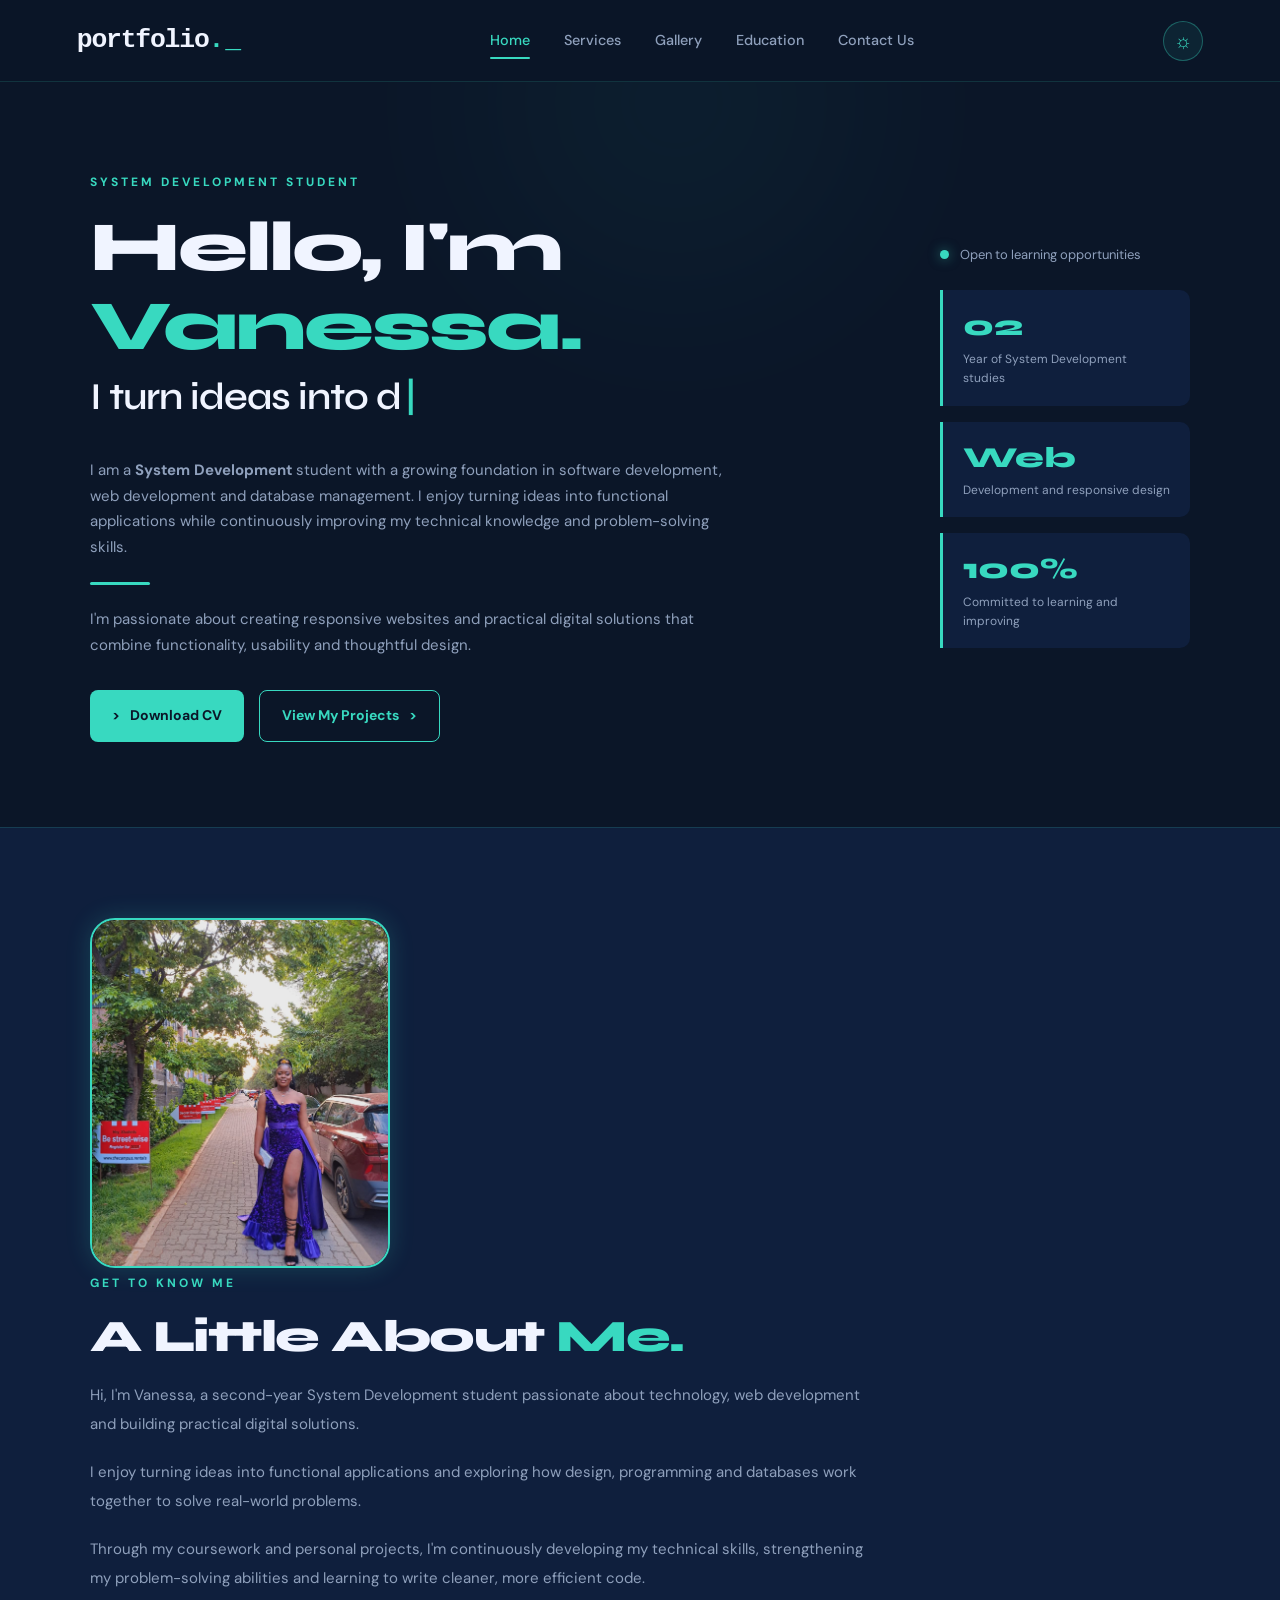
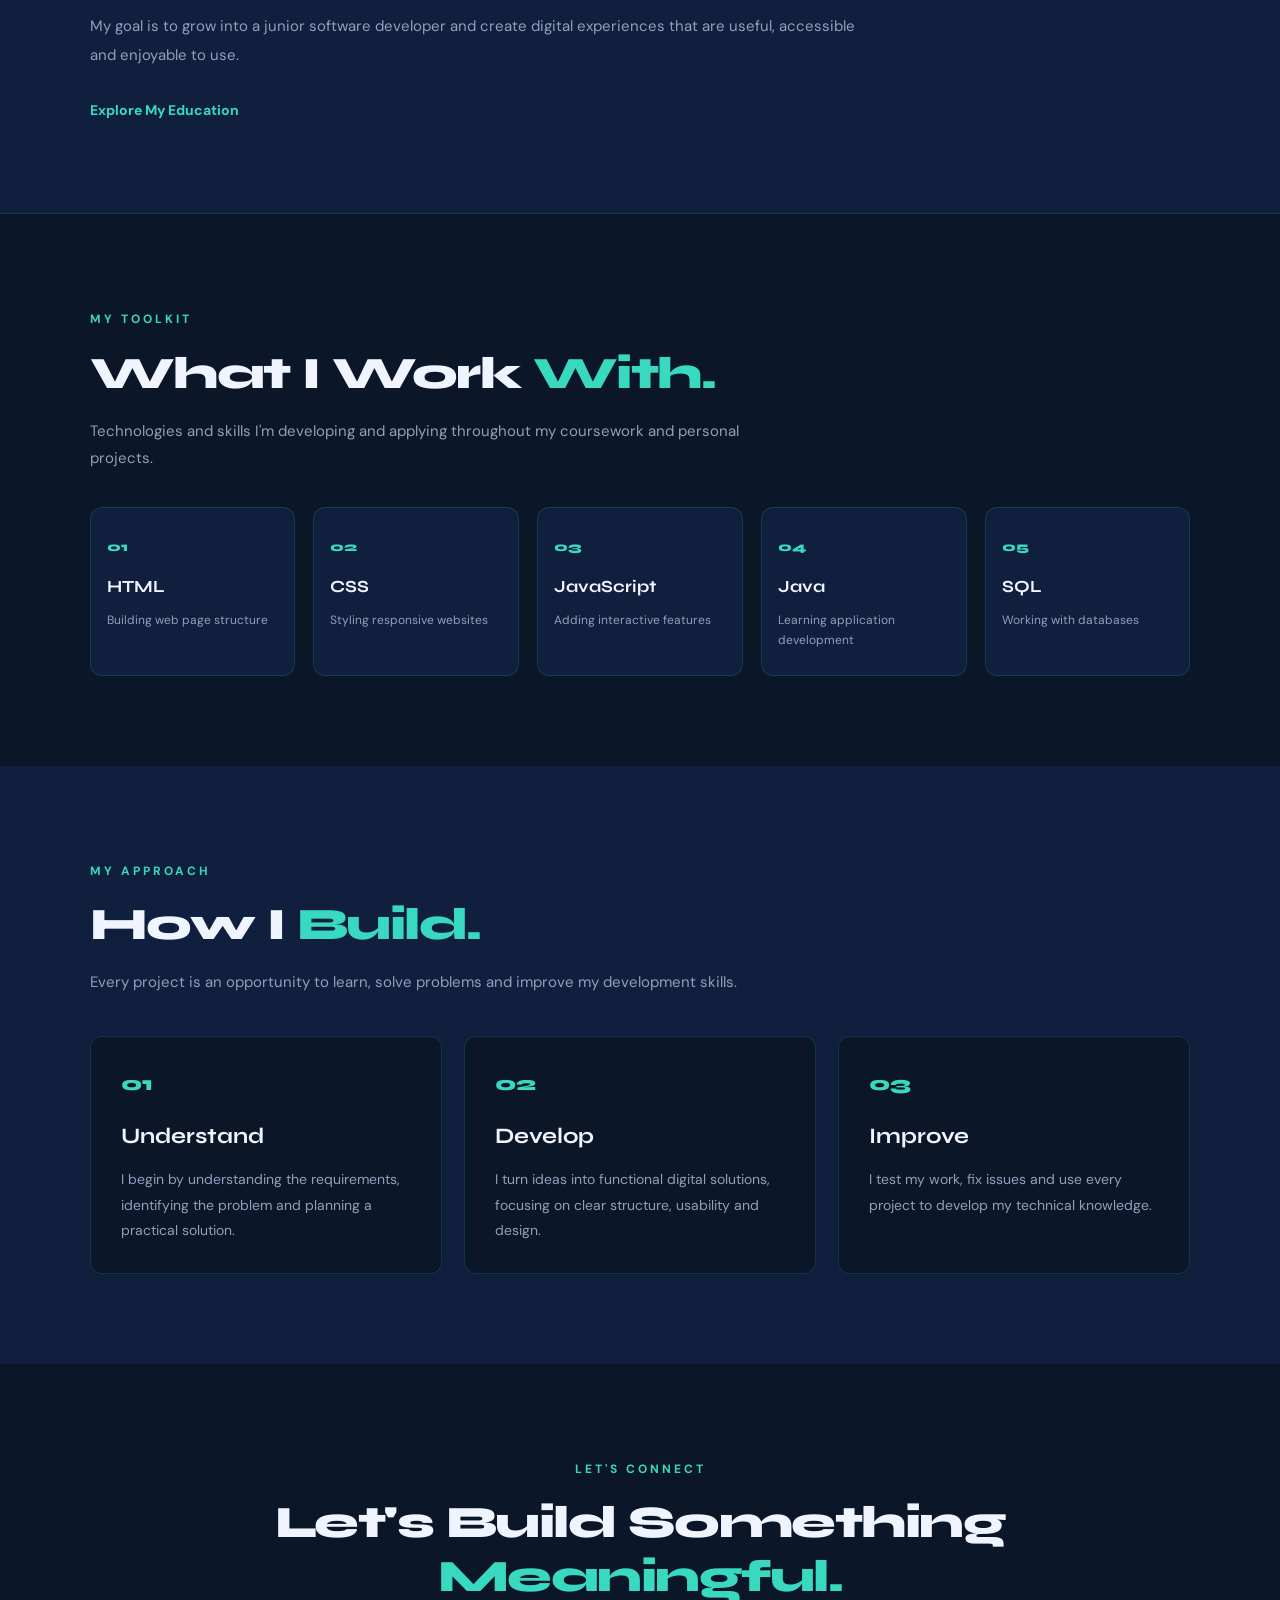
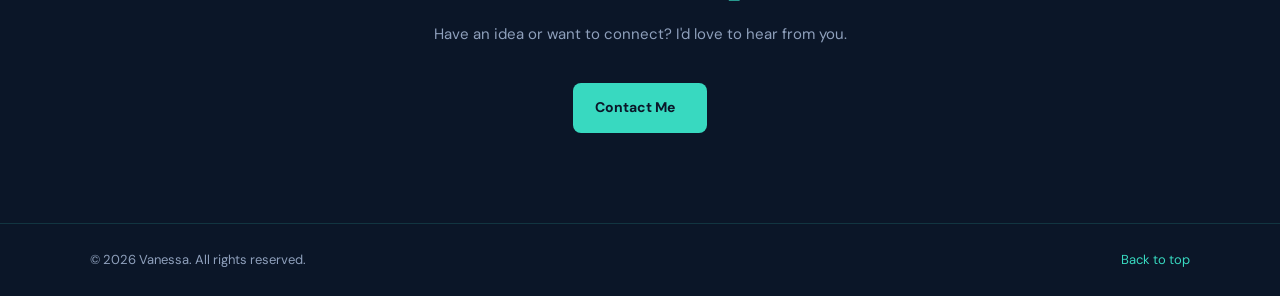
<file: my portfolio/index.html>
<!DOCTYPE html>
<html lang="en">

<head>
  <meta charset="UTF-8">
  <meta name="viewport" content="width=device-width, initial-scale=1.0">

  <meta name="description"
    content="Vanessa's portfolio showcasing web development, software development skills, education and projects.">

  <title>Vanessa — Junior Software Developer</title>

  <link rel="stylesheet" href="index.css">

  <link rel="preconnect" href="https://fonts.googleapis.com">
  <link rel="preconnect" href="https://fonts.gstatic.com" crossorigin>
  <link
    href="https://fonts.googleapis.com/css2?family=Syne:wght@400;600;700;800&family=DM+Sans:wght@300;400;500;600;700&display=swap"
    rel="stylesheet">
</head>

<body>

<nav class="navbar">
    <a href="index.html" class="logo">
        portfolio<span class="logo-dot">.</span><span class="cursor">_</span>
    </a>

    <div class="nav-links">
        <a href="index.html">Home</a>
        <a href="services.html">Services</a>
        <a href="gallery.html">Gallery</a>
        <a href="education.html">Education</a>
        <a href="contact.html">Contact Us</a>
    </div>

    <button
    class="theme-toggle"
    id="theme-toggle"
    type="button"
    aria-label="Switch to light theme"
    title="Switch to light theme">
    ☼
</button>
</nav>

  <main>

    <!-- Hero Section -->
    <section class="hero">
      <div class="hero-content">

        <span class="eyebrow">SYSTEM DEVELOPMENT STUDENT</span>

        <h1>
          Hello, I'm <span class="name">Vanessa.</span>
          <span class="role-line">
            <span id="animated-role"></span>
          </span>
        </h1>

        <div class="bio">
          <p>
            I am a <b>System Development</b> student
            with a growing foundation in software development,
            web development and database management. I enjoy
            turning ideas into functional applications while
            continuously improving my technical knowledge
            and problem-solving skills.
          </p>

          <div class="divider"></div>

          <p>
            I'm passionate about creating responsive websites
            and practical digital solutions that combine
            functionality, usability and thoughtful design.
          </p>
        </div>

        <div class="cta-row">
          <a href="vanessa.cv.pdf" class="btn-primary" download>
            <span>></span> Download CV
          </a>

          <a href="gallery.html" class="btn-ghost">
            View My Projects <span>></span>
          </a>
        </div>

      </div>

      <aside class="hero-aside">

        <div class="availability">
          <span class="dot"></span>
          Open to learning opportunities
        </div>

        <div class="stat-card">
          <div class="number">02</div>
          <div class="label">Year of System Development studies</div>
        </div>

        <div class="stat-card">
          <div class="number">Web</div>
          <div class="label">Development and responsive design</div>
        </div>

        <div class="stat-card">
          <div class="number">100%</div>
          <div class="label">Committed to learning and improving</div>
        </div>

      </aside>
    </section>


    <section class="section about-section" id="about">
      <div class="about-content">
        <div class="hero-image">
          <img src="vanessa.jpeg" alt="Vanessa - Front-End Developer">
        </div>

        <span class="eyebrow">GET TO KNOW ME</span>

        <h2 class="section-title">
          A Little About <span class="highlight">Me.</span>
        </h2>

        <p>
          Hi, I'm Vanessa, a second-year System Development
          student passionate about technology, web development
          and building practical digital solutions.
        </p>

        <p>
          I enjoy turning ideas into functional applications
          and exploring how design, programming and databases
          work together to solve real-world problems.
        </p>

        <p>
          Through my coursework and personal projects, I'm
          continuously developing my technical skills,
          strengthening my problem-solving abilities and
          learning to write cleaner, more efficient code.
        </p>

        <p>
          My goal is to grow into a junior software developer
          and create digital experiences that are useful,
          accessible and enjoyable to use.
        </p>

        <a href="education.html" class="about-link">
          Explore My Education <span></span>
        </a>

      </div>
    </section>


    <section class="section skills-section" id="skills">

      <span class="eyebrow">MY TOOLKIT</span>

      <h2 class="section-title">
        What I Work <span class="highlight">With.</span>
      </h2>

      <p class="section-intro">
        Technologies and skills I'm developing and applying
        throughout my coursework and personal projects.
      </p>

      <div class="skills-grid">
        <div class="skill">
          <span class="skill-icon">01</span>
          <h3>HTML</h3>
          <p>Building web page structure</p>
        </div>

        <div class="skill">
          <span class="skill-icon">02</span>
          <h3>CSS</h3>
          <p>Styling responsive websites</p>
        </div>

        <div class="skill">
          <span class="skill-icon">03</span>
          <h3>JavaScript</h3>
          <p>Adding interactive features</p>
        </div>

        <div class="skill">
          <span class="skill-icon">04</span>
          <h3>Java</h3>
          <p>Learning application development</p>
        </div>

        <div class="skill">
          <span class="skill-icon">05</span>
          <h3>SQL</h3>
          <p>Working with databases</p>
        </div>
      </div>

    </section>


    <section class="section process-section" id="process">

      <span class="eyebrow">MY APPROACH</span>

      <h2 class="section-title">
        How I <span class="highlight">Build.</span>
      </h2>

      <p class="section-intro">
        Every project is an opportunity to learn, solve problems
        and improve my development skills.
      </p>

      <div class="process-grid">

        <article class="process-card">
          <span class="process-number">01</span>
          <h3>Understand</h3>
          <p>
            I begin by understanding the requirements, identifying
            the problem and planning a practical solution.
          </p>
        </article>

        <article class="process-card">
          <span class="process-number">02</span>
          <h3>Develop</h3>
          <p>
            I turn ideas into functional digital solutions,
            focusing on clear structure, usability and design.
          </p>
        </article>

        <article class="process-card">
          <span class="process-number">03</span>
          <h3>Improve</h3>
          <p>
            I test my work, fix issues and use every project
            to develop my technical knowledge.
          </p>
        </article>

      </div>
    </section>

    <section class="section contact-section">

      <span class="eyebrow">LET'S CONNECT</span>

      <h2 class="section-title">
        Let's Build Something <span class="highlight">Meaningful.</span>
      </h2>

      <p class="section-intro">
        Have an idea or want to connect? I'd love to hear from you.
      </p>

      <a href="contact.html" class="contact-button">
        Contact Me <span></span>
      </a>

    </section>

  </main>


  <footer>
    <p>&copy; 2026 Vanessa. All rights reserved.</p>
    <a href="#top" class="back-to-top">Back to top </a>
  </footer>

  <script src="script.js"></script>

</body>

</html>
</file>
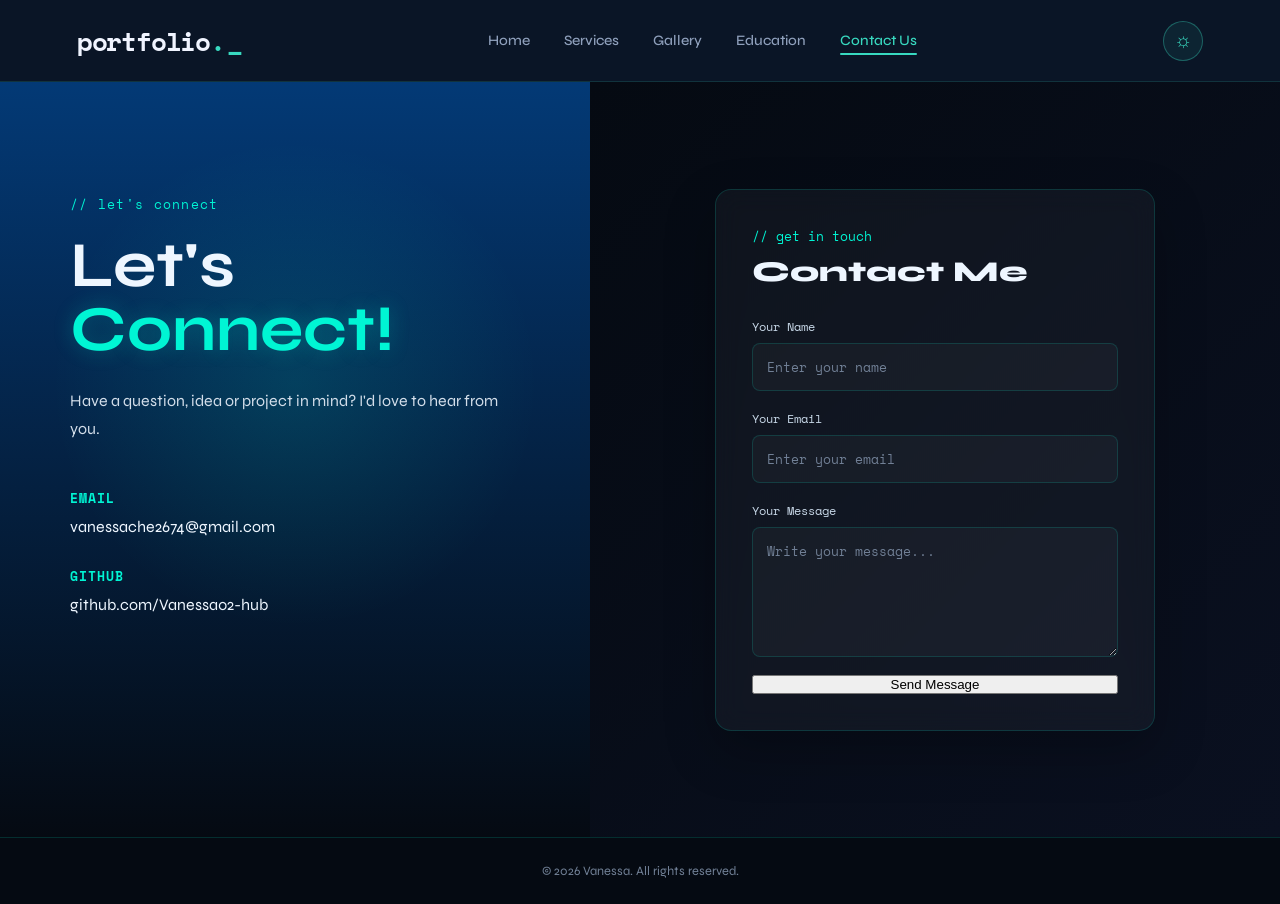
<file: my portfolio/contact.html>
<!DOCTYPE html>
<html lang="en">

<head>
    <meta charset="UTF-8">
    <meta name="viewport" content="width=device-width, initial-scale=1.0">

    <title>Contact Me | Vanessa</title>

    <link href="https://fonts.googleapis.com/css2?family=Space+Mono&family=Syne:wght@400;600;700;800&display=swap"
        rel="stylesheet">

    <link rel="stylesheet" href="contact.css">
    <script src="script.js" defer></script>
</head>

<body>

    <!-- Navigation -->
   <nav class="navbar">
    <a href="index.html" class="logo">
        portfolio<span class="logo-dot">.</span><span class="cursor">_</span>
    </a>

    <div class="nav-links">
        <a href="index.html">Home</a>
        <a href="services.html">Services</a>
        <a href="gallery.html">Gallery</a>
        <a href="education.html">Education</a>
        <a href="contact.html">Contact Us</a>
    </div>

   <button
    class="theme-toggle"
    id="theme-toggle"
    type="button"
    aria-label="Switch to light theme"
    title="Switch to light theme">
    ☼
</button>
</nav>
    </header>

    <main class="contact-section">

        <!-- Left Panel -->
        <section class="contact-left">

            <div class="contact-overlay">

                <p class="contact-tag">// let's connect</p>

                <h1>Let's<br><span>Connect!</span></h1>

                <p class="contact-description">
                    Have a question, idea or project in mind?
                    I'd love to hear from you.
                </p>

                <div class="contact-info">

                    <p>
                        <strong>Email</strong><br>
                        <a href="mailto:vanessache2674@gmail.com">
                            vanessache2674@gmail.com
                        </a>
                    </p>

                    <p>
                        <strong>GitHub</strong><br>
                        <a href="https://github.com/Vanessa02-hub" target="_blank" rel="noopener noreferrer">
                            github.com/Vanessa02-hub
                        </a>
                    </p>

                </div>

            </div>
        </section>

        <!-- Right Panel -->
        <section class="contact-right">

            <div class="contact-card">

                <span class="form-tag">// get in touch</span>

                <h2>Contact Me</h2>

                <form id="contact-form">

                    <div class="input-group">
                        <label for="name">Your Name</label>
                        <input type="text" id="name" name="name" placeholder="Enter your name" autocomplete="name"
                            required>
                    </div>

                    <div class="input-group">
                        <label for="email">Your Email</label>
                        <input type="email" id="email" name="email" placeholder="Enter your email" autocomplete="email"
                            required>
                    </div>

                    <div class="input-group">
                        <label for="message">Your Message</label>
                        <textarea id="message" name="message" rows="5" placeholder="Write your message..."
                            required></textarea>
                    </div>

                    <button type="button" onclick="sendMessage()"> Send Message</button>

                </form>

            </div>

        </section>

    </main>


    <footer class="site-footer">
        <p>&copy; 2026 Vanessa. All rights reserved.</p>
    </footer>

</body>

</html>
</file>
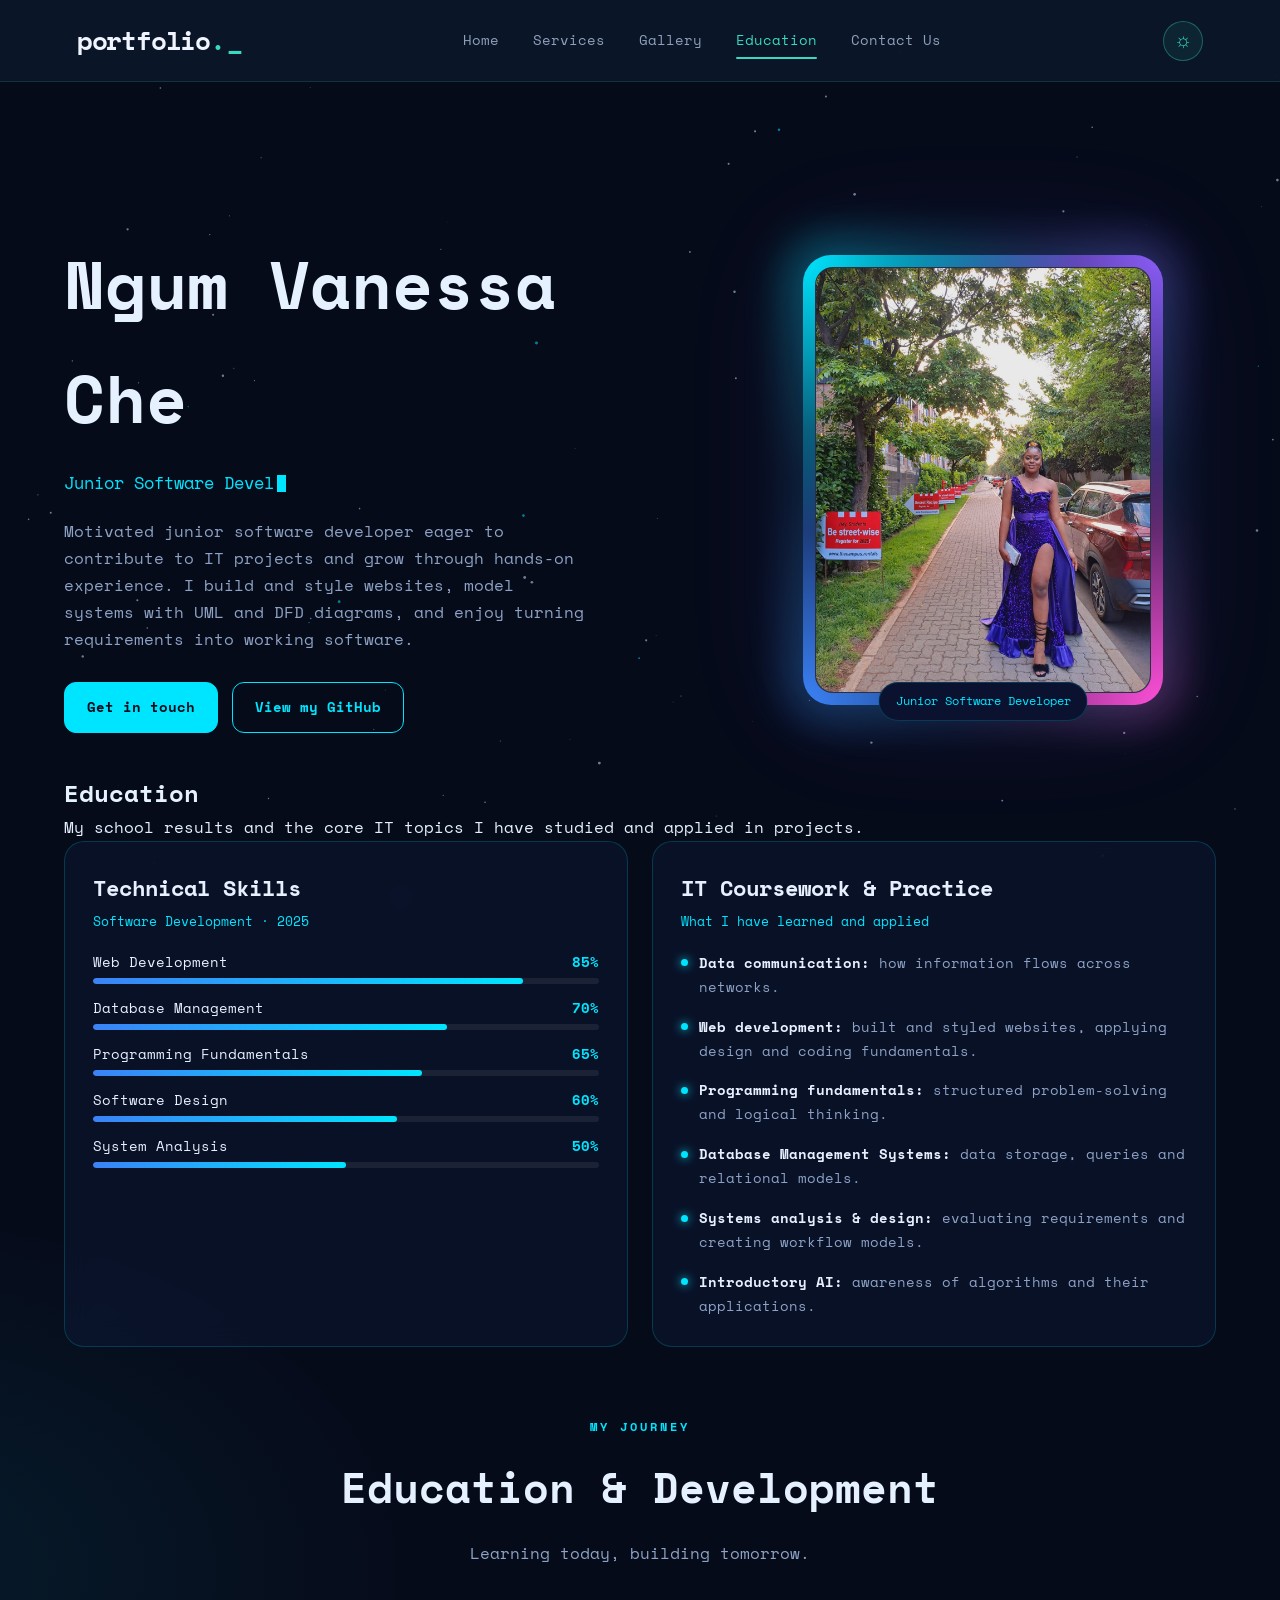
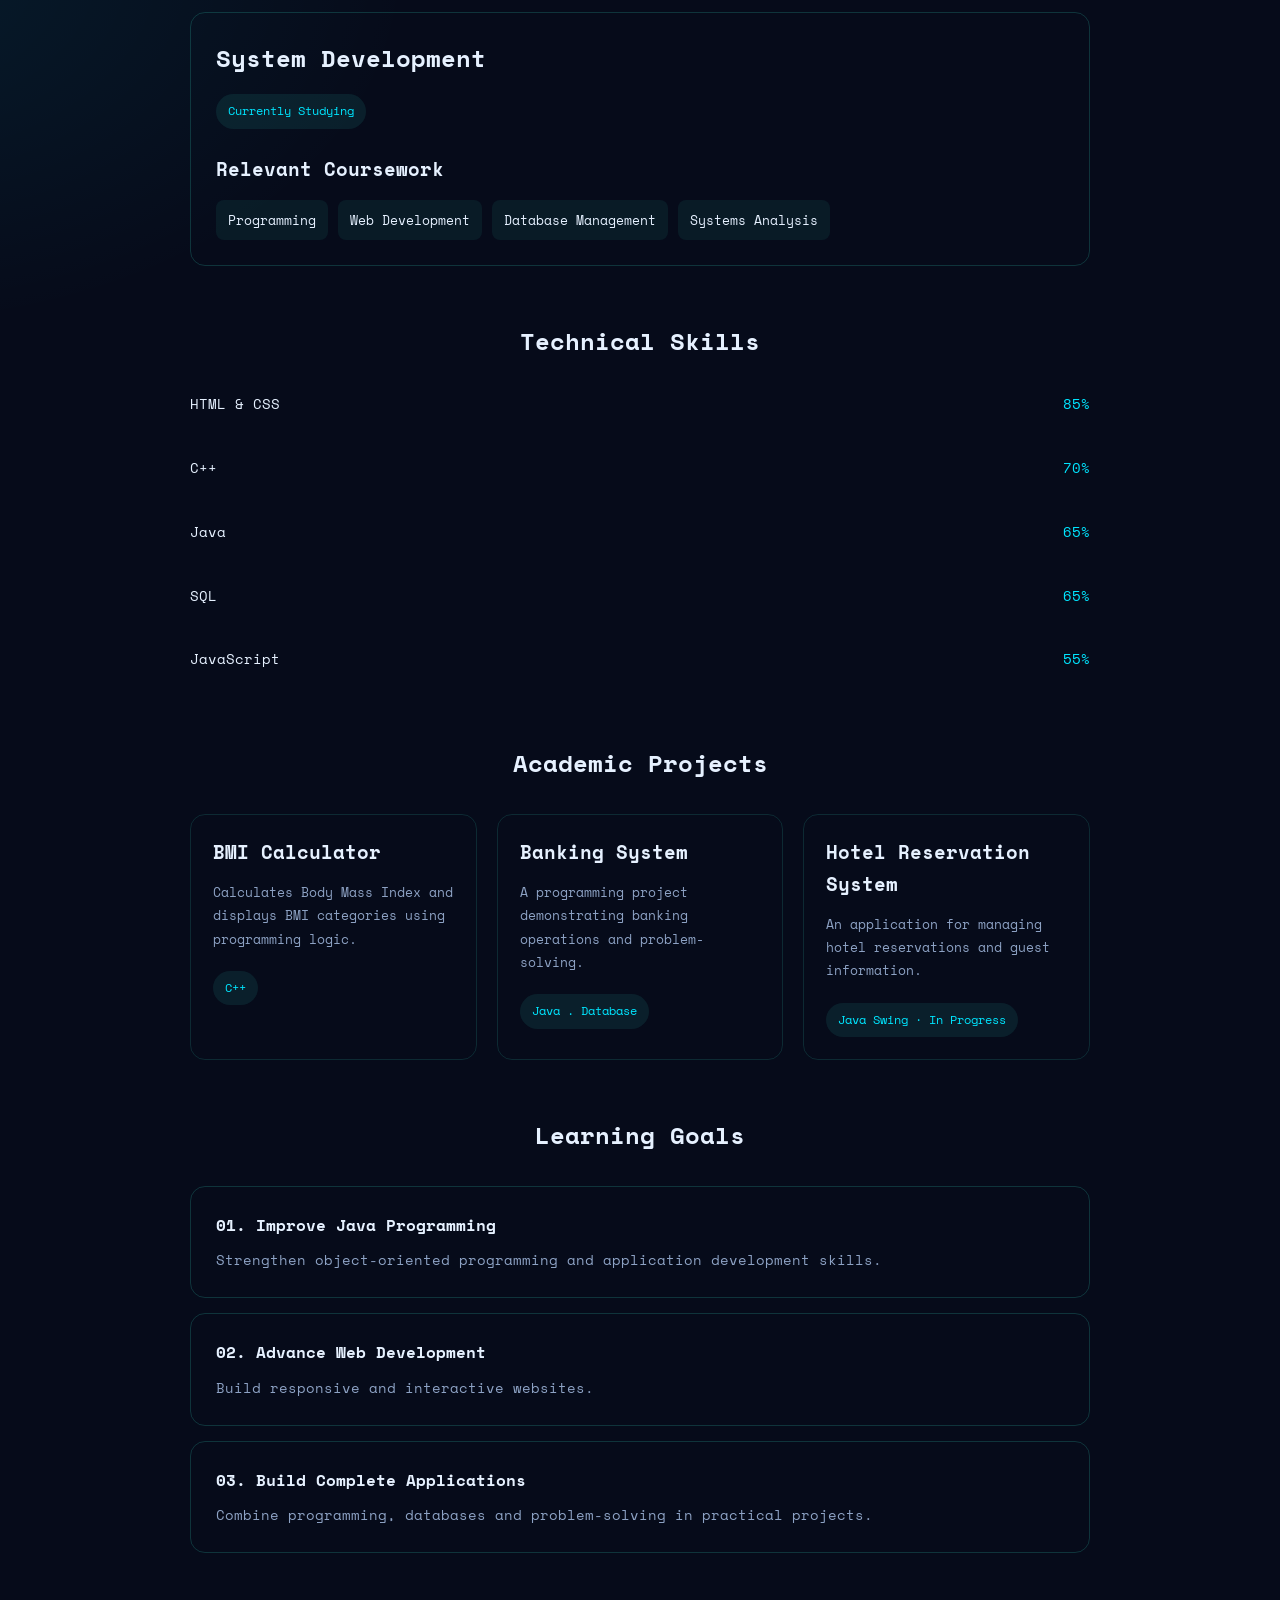
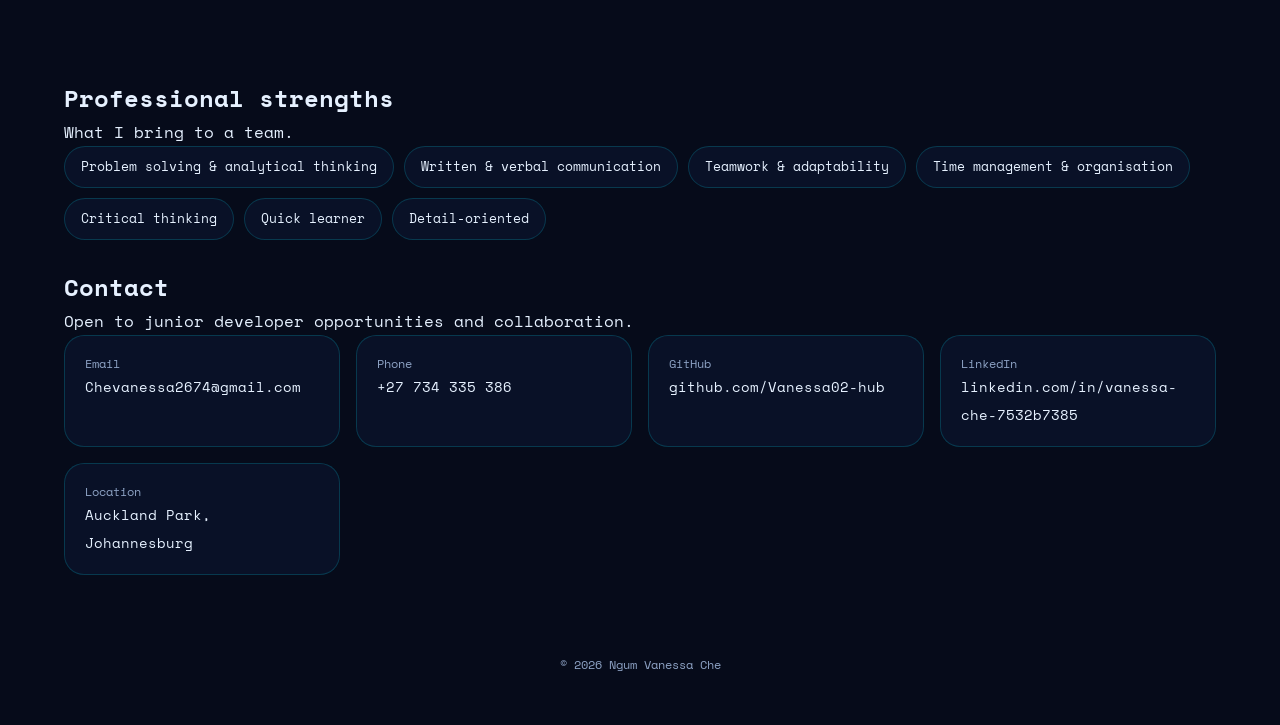
<file: my portfolio/education.html>
<!DOCTYPE html>
<html lang="en">

<head>
    <meta charset="UTF-8">
    <meta name="viewport" content="width=device-width, initial-scale=1">
    <title>Vanessa Che Ngum | Junior Software Developer</title>
    <link rel="preconnect" href="https://fonts.googleapis.com">
    <link rel="preconnect" href="https://fonts.gstatic.com" crossorigin>
    <link rel="stylesheet" href="education.css">
    <link
        href="https://fonts.googleapis.com/css2?family=Space+Mono:wght@400;700&family=Syne:wght@500;700;800&display=swap"
        rel="stylesheet">

</head>

<body>
    <canvas id="stars" aria-hidden="true"></canvas>

   <nav class="navbar">
    <a href="index.html" class="logo">
        portfolio<span class="logo-dot">.</span><span class="cursor">_</span>
    </a>

    <div class="nav-links">
        <a href="index.html">Home</a>
        <a href="services.html">Services</a>
        <a href="gallery.html">Gallery</a>
        <a href="education.html">Education</a>
        <a href="contact.html">Contact Us</a>
    </div>
<button
    class="theme-toggle"
    id="theme-toggle"
    type="button"
    aria-label="Switch to light theme"
    title="Switch to light theme">
    ☼
</button>
</nav>
    </header>

    <main>

        <section class="hero" id="about">
            <div>
                <h1>Ngum Vanessa Che</h1>
                <div class="role"><span id="typed"></span><span class="cursor"></span></div>
                <p class="bio">
                    Motivated junior software developer eager to contribute to IT projects and grow through
                    hands-on experience. I build and style websites, model systems with UML and DFD diagrams,
                    and enjoy turning requirements into working software.
                </p>
                <div class="btns">
                    <a class="btn" href="#contact">Get in touch</a>
                    <a class="btn ghost" href="https://github.com/Vanessa02-hub" target="_blank" rel="noopener">View my
                        GitHub</a>
                </div>
            </div>


            <div class="photo-wrap">
                <div class="frame" id="frame" tabindex="0" role="button"
                    aria-label="Profile photo. Click to choose a different photo">
                    <div class="inner">
                        <img id="photo" src="vanessa.jpeg" alt="Portrait of Vanessa Che Ngum">

                    </div>
                    <div class="tag">Junior Software Developer</div>

                </div>
                <input type="file" id="file" accept="image/*">
            </div>
        </section>

        <section id="education">
            <h2>Education</h2>
            <p class="lead">My school results and the core IT topics I have studied and applied in projects.</p>

            <div class="edu-grid">
                <div class="glass card">
                    <h3>Technical Skills</h3>
                    <div class="meta">Software Development · 2025</div>
                    <div class="subjects" id="subjects"></div>
                </div>

                <div class="glass card">
                    <h3>IT Coursework &amp; Practice</h3>
                    <div class="meta">What I have learned and applied</div>
                    <ul class="studied">
                        <li><b>Data communication:</b> how information flows across networks.</li>
                        <li><b>Web development:</b> built and styled websites, applying design and coding fundamentals.
                        </li>
                        <li><b>Programming fundamentals:</b> structured problem-solving and logical thinking.</li>
                        <li><b>Database Management Systems:</b> data storage, queries and relational models.</li>
                        <li><b>Systems analysis &amp; design:</b> evaluating requirements and creating workflow models.
                        </li>
                        <li><b>Introductory AI:</b> awareness of algorithms and their applications.</li>
                    </ul>
                </div>
            </div>
        </section>
        <section class="education-section">

            <div class="section-heading">
                <p class="eyebrow">MY JOURNEY</p>
                <h1>Education & Development</h1>
                <p>Learning today, building tomorrow.</p>
            </div>

            <!-- EDUCATION -->
            <div class="education-card">
                <h2>System Development</h2>
                <span class="status">Currently Studying</span>

                <h3>Relevant Coursework</h3>
                <div class="tags">
                    <span>Programming</span>
                    <span>Web Development</span>
                    <span>Database Management</span>
                    <span>Systems Analysis</span>
                </div>
            </div>

            <!-- TECHNICAL SKILLS -->
            <div class="content-section">
                <h2>Technical Skills</h2>

                <div class="skill">
                    <div class="skill-info">
                        <span>HTML & CSS</span>
                        <span>85%</span>
                    </div>
                    <div class="progress-bar">
                        <div class="progress" style="--progress: 85%"></div>
                    </div>
                </div>

                <div class="skill">
                    <div class="skill-info">
                        <span>C++</span>
                        <span>70%</span>
                    </div>
                    <div class="progress-bar">
                        <div class="progress" style="--progress: 70%"></div>
                    </div>
                </div>

                <div class="skill">
                    <div class="skill-info">
                        <span>Java</span>
                        <span>65%</span>
                    </div>
                    <div class="progress-bar">
                        <div class="progress" style="--progress: 65%"></div>
                    </div>
                </div>

                <div class="skill">
                    <div class="skill-info">
                        <span>SQL</span>
                        <span>65%</span>
                    </div>
                    <div class="progress-bar">
                        <div class="progress" style="--progress: 65%"></div>
                    </div>
                </div>

                <div class="skill">
                    <div class="skill-info">
                        <span>JavaScript</span>
                        <span>55%</span>
                    </div>
                    <div class="progress-bar">
                        <div class="progress" style="--progress: 55%"></div>
                    </div>
                </div>
            </div>

            <!-- PROJECTS -->
            <div class="content-section">
                <h2>Academic Projects</h2>

                <div class="project-grid">

                    <div class="project-card">
                        <h3>BMI Calculator</h3>
                        <p>
                            Calculates Body Mass Index and displays
                            BMI categories using programming logic.
                        </p>
                        <span class="project-tech">C++</span>
                    </div>

                    <div class="project-card">
                        <h3>Banking System</h3>
                        <p>
                            A programming project demonstrating
                            banking operations and problem-solving.
                        </p>
                        <span class="project-tech">Java . Database</span>
                    </div>

                    <div class="project-card">
                        <h3>Hotel Reservation System</h3>
                        <p>
                            An application for managing hotel
                            reservations and guest information.
                        </p>
                        <span class="project-tech">Java Swing · In Progress</span>
                    </div>

                </div>
            </div>

            <!-- LEARNING GOALS -->
            <div class="content-section">
                <h2>Learning Goals</h2>

                <div class="goal-card">
                    <h3>01. Improve Java Programming</h3>
                    <p>
                        Strengthen object-oriented programming
                        and application development skills.
                    </p>
                </div>

                <div class="goal-card">
                    <h3>02. Advance Web Development</h3>
                    <p>
                        Build responsive and interactive websites.
                    </p>
                </div>

                <div class="goal-card">
                    <h3>03. Build Complete Applications</h3>
                    <p>
                        Combine programming, databases and
                        problem-solving in practical projects.
                    </p>
                </div>
            </div>

        </section>

        <section id="strengths">
            <h2>Professional strengths</h2>
            <p class="lead">What I bring to a team.</p>
            <div class="chips">
                <span class="chip">Problem solving &amp; analytical thinking</span>
                <span class="chip">Written &amp; verbal communication</span>
                <span class="chip">Teamwork &amp; adaptability</span>
                <span class="chip">Time management &amp; organisation</span>
                <span class="chip">Critical thinking</span>
                <span class="chip">Quick learner</span>
                <span class="chip">Detail-oriented</span>
            </div>
        </section>
        <br>

        <section id="contact">
            <h2>Contact</h2>
            <p class="lead">Open to junior developer opportunities and collaboration.</p>
            <div class="contact">
                <a class="glass"
                    href="mailto:Chevanessa2674@gmail.com"><small>Email</small><span>Chevanessa2674@gmail.com</span></a>
                <a class="glass" href="tel:+27734335386"><small>Phone</small><span>+27 734 335 386</span></a>
                <a class="glass" href="https://github.com/Vanessa02-hub" target="_blank"
                    rel="noopener"><small>GitHub</small><span>github.com/Vanessa02-hub</span></a>
                <a class="glass" href="https://www.linkedin.com/in/vanessa-che-7532b7385" target="_blank"
                    rel="noopener"><small>LinkedIn</small><span>linkedin.com/in/vanessa-che-7532b7385</span></a>
                <div class="glass" style="padding:18px 20px"><small
                        style="color:var(--muted);font-size:.72rem">Location</small><span
                        style="font-size:.85rem">Auckland Park, Johannesburg</span></div>
            </div>
        </section>
    </main>

    <footer>&copy; <span id="yr"></span> Ngum Vanessa Che</footer>
    <script src="script.js"></script>



</body>

</html>
</file>
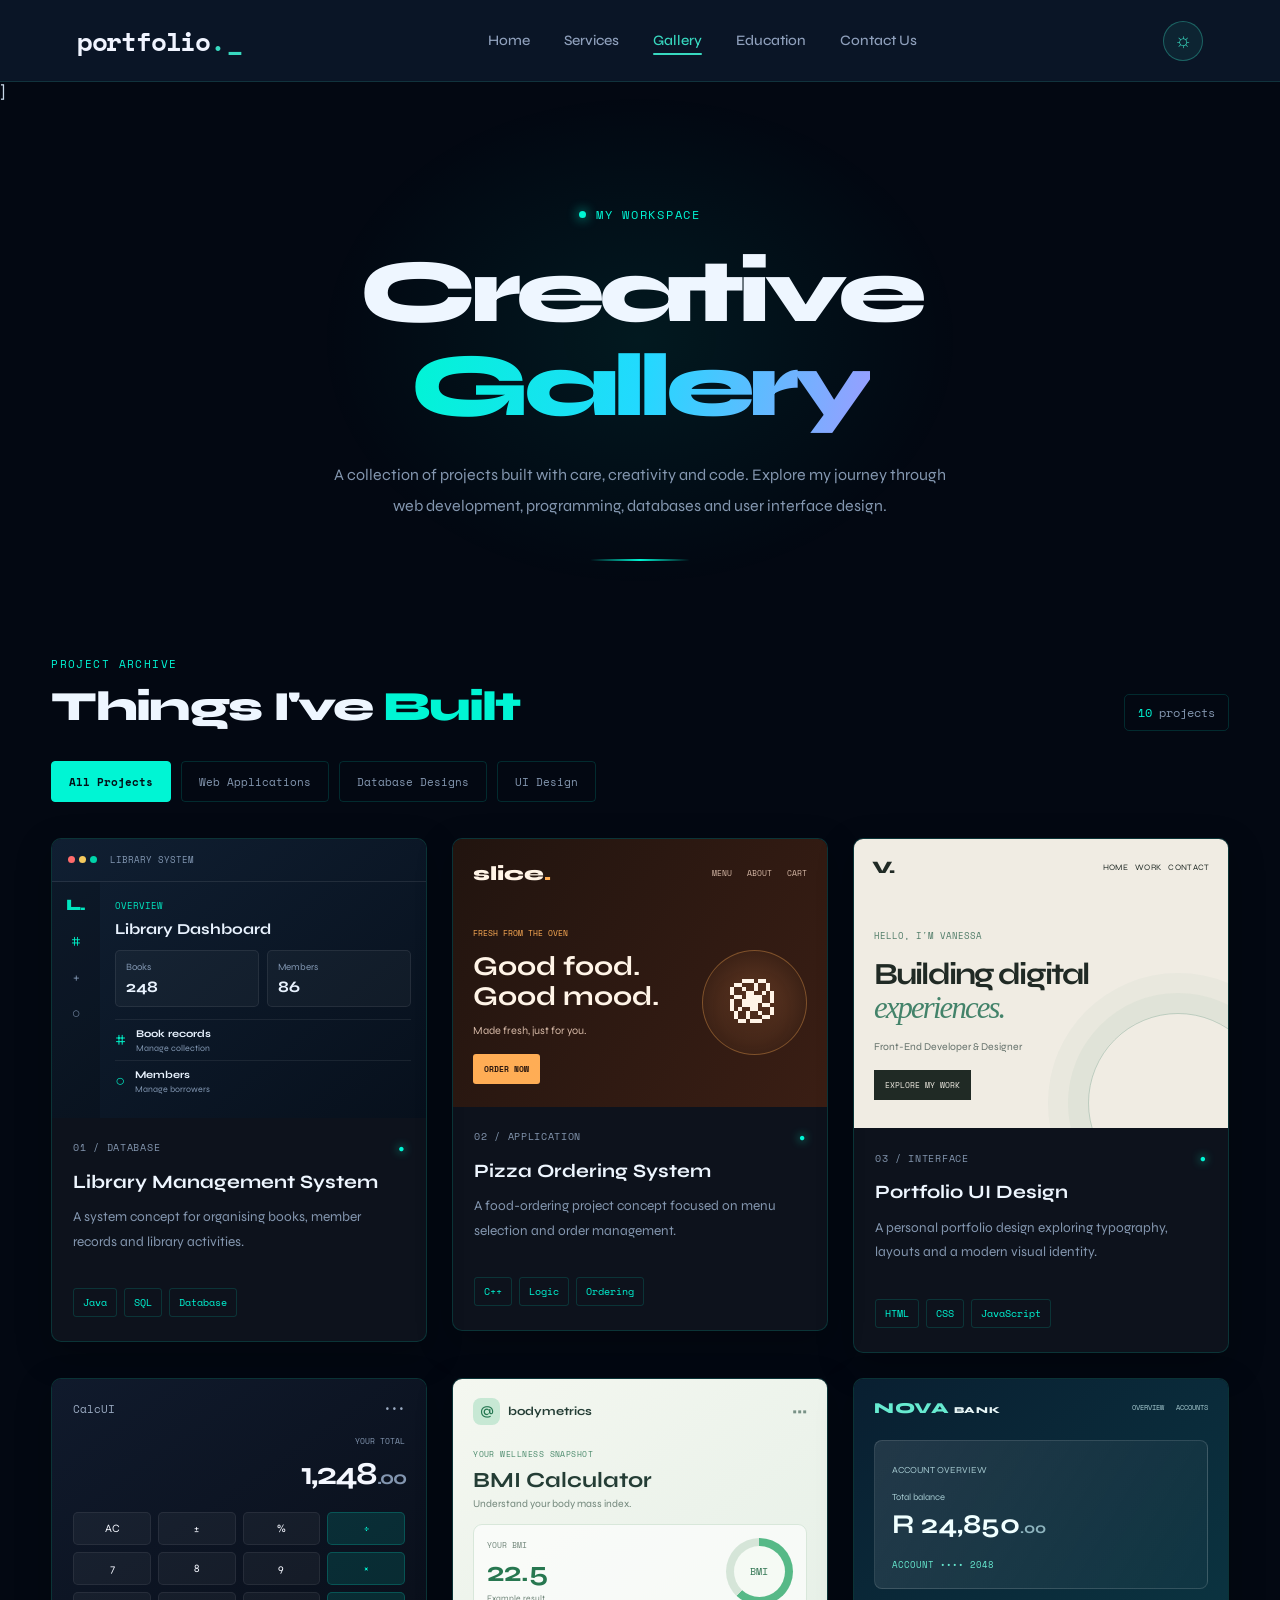
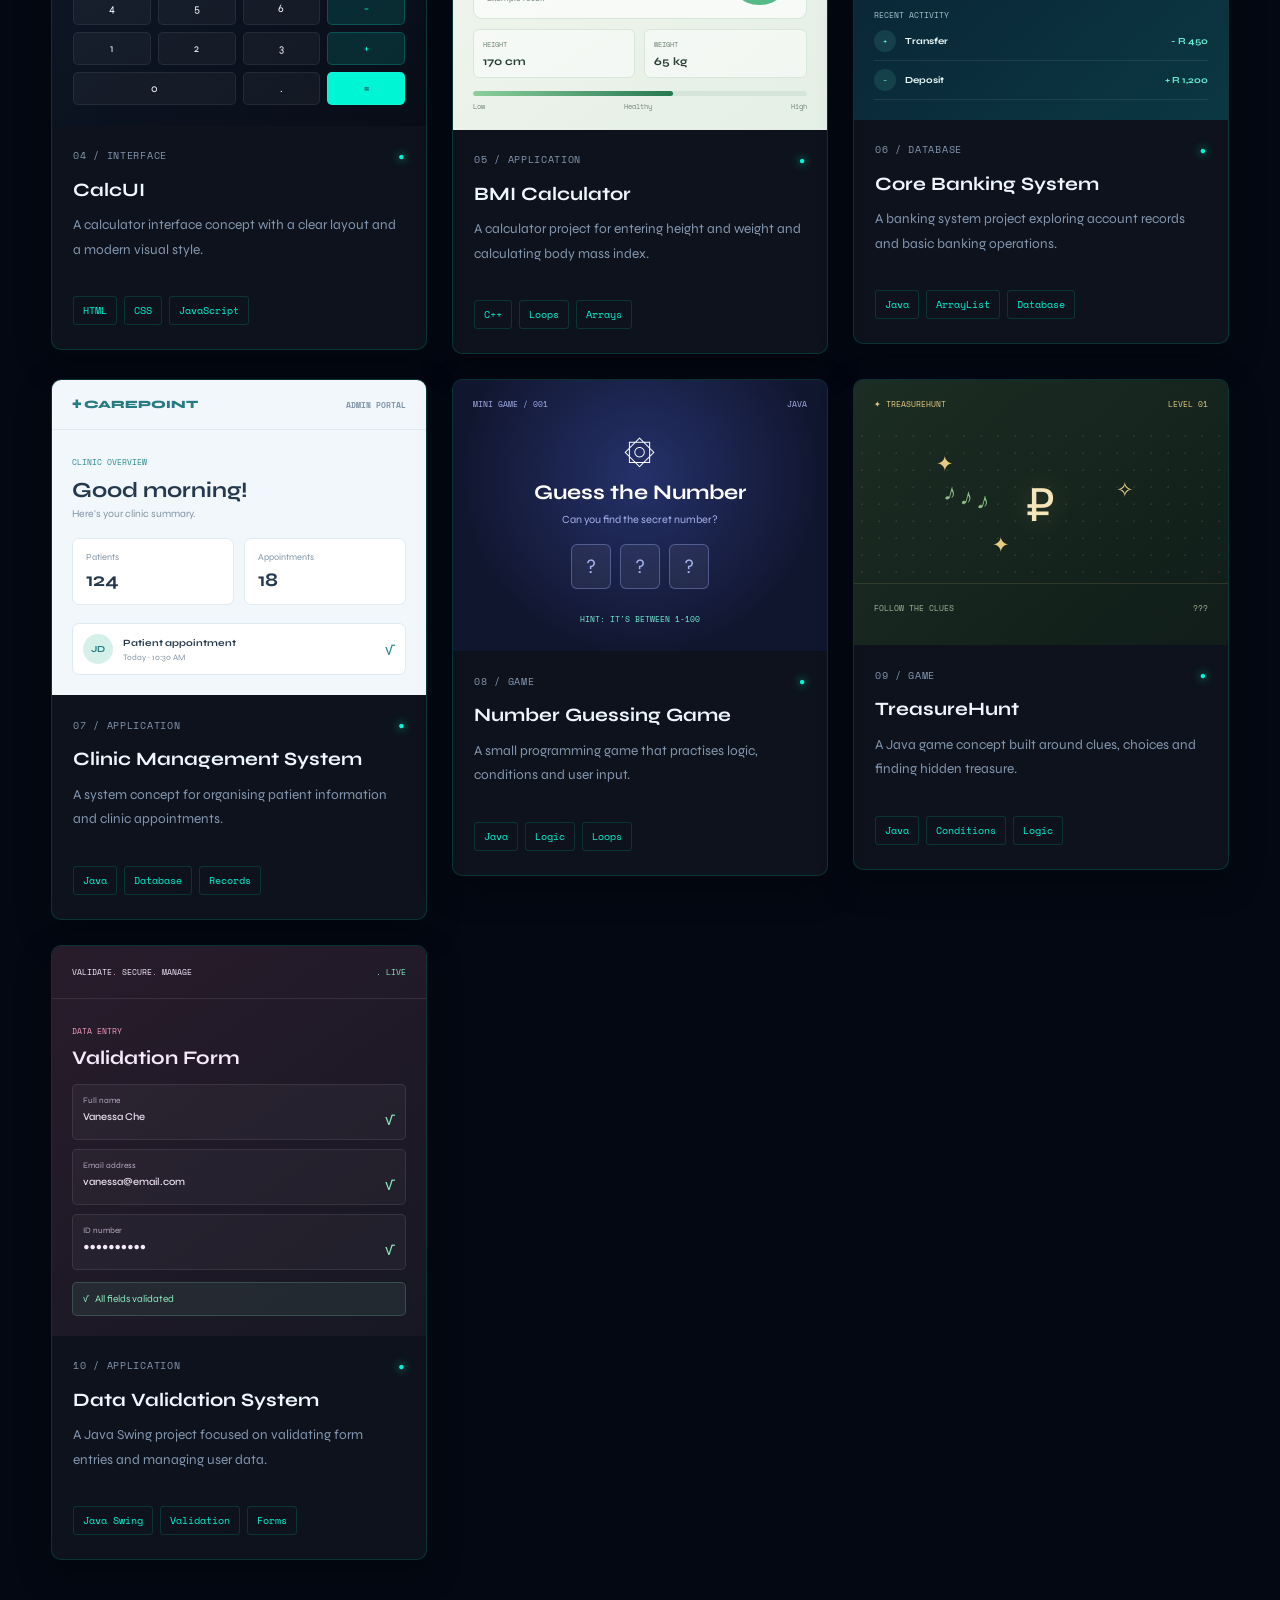
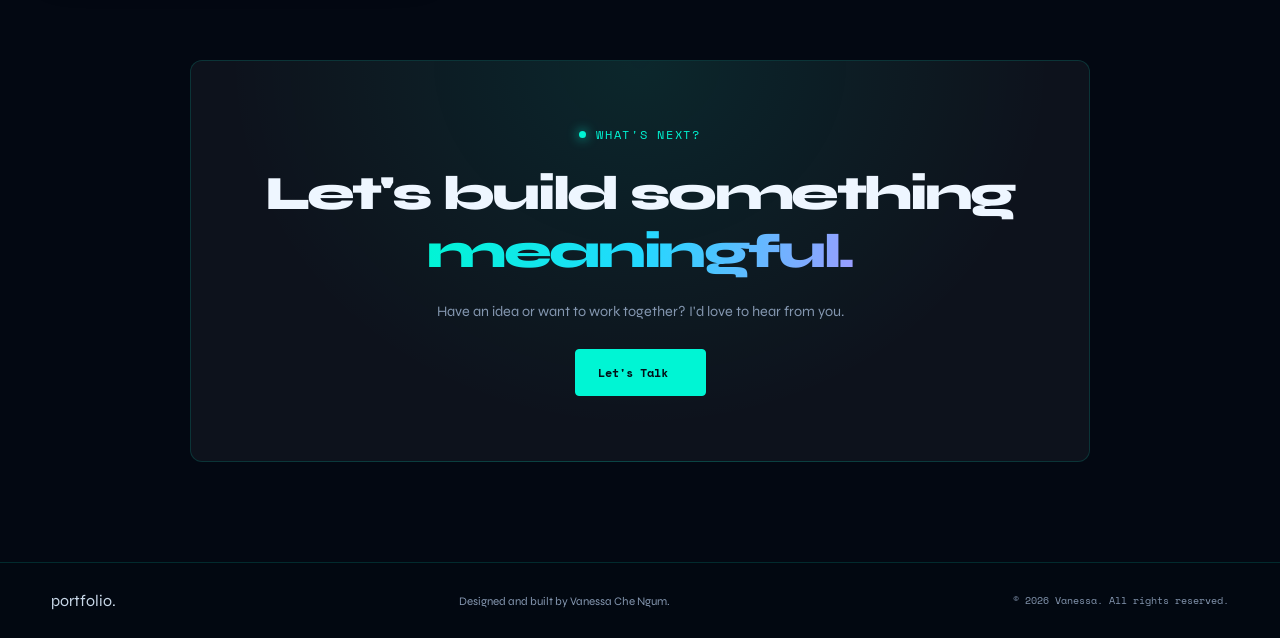
<file: my portfolio/gallery.html>
<!DOCTYPE html>
<html lang="en">

<head>
    <meta charset="UTF-8">
    <meta name="viewport" content="width=device-width, initial-scale=1.0">

    <title>Gallery | Vanessa Che Ngum</title>
    <meta name="description"
        content="Explore Vanessa's software development, web development, database and UI design projects.">

    <link rel="preconnect" href="https://fonts.googleapis.com">
    <link rel="preconnect" href="https://fonts.gstatic.com" crossorigin>
    <link
        href="https://fonts.googleapis.com/css2?family=Space+Mono:wght@400;700&family=Syne:wght@400;500;600;700;800&display=swap"
        rel="stylesheet">

    <link rel="stylesheet" href="gallery.css">
    <script src="script.js" defer></script>
</head>

<body>
    <canvas id="nebula" aria-hidden="true"></canvas>
    <div class="page-glow" aria-hidden="true"></div>


    <header class="site-header">
       <nav class="navbar">
    <a href="index.html" class="logo">
        portfolio<span class="logo-dot">.</span><span class="cursor">_</span>
    </a>

    <div class="nav-links">
        <a href="index.html">Home</a>
        <a href="services.html">Services</a>
        <a href="gallery.html">Gallery</a>
        <a href="education.html">Education</a>
        <a href="contact.html">Contact Us</a>
    </div>

   <button
    class="theme-toggle"
    id="theme-toggle"
    type="button"
    aria-label="Switch to light theme"
    title="Switch to light theme">
    ☼
</button>
</nav>
    </header>

    <main>
        ]
        <section class="gallery-hero">
            <p class="eyebrow"><span></span> MY WORKSPACE</p>

            <h1>
                Creative <span class="gradient-text">Gallery</span>
            </h1>

            <p class="hero-description">
                A collection of projects built with care, creativity and code.
                Explore my journey through web development, programming,
                databases and user interface design.
            </p>

            <div class="hero-line" aria-hidden="true"></div>
        </section>


        <section class="gallery-section" aria-label="Project gallery">
            <div class="gallery-toolbar">
                <div>
                    <p class="section-label">PROJECT ARCHIVE</p>
                    <h2>Things I've <span>Built</span></h2>
                </div>

                <p class="project-count">
                    <span id="visible-count">10</span> projects
                </p>
            </div>

            <div class="filter-buttons" role="group" aria-label="Filter projects">
                <button class="filter-btn active" type="button" data-filter="all" aria-pressed="true">
                    All Projects
                </button>

                <button class="filter-btn" type="button" data-filter="web" aria-pressed="false">
                    Web Applications
                </button>

                <button class="filter-btn" type="button" data-filter="database" aria-pressed="false">
                    Database Designs
                </button>

                <button class="filter-btn" type="button" data-filter="ui" aria-pressed="false">
                    UI Design
                </button>
            </div>

            <!--library management system-->
            <div class="gallery-grid" id="gallery-grid">


                <article class="project-card" data-category="database">
                    <div class="project-preview library-preview">
                        <div class="preview-topbar">
                            <span class="window-dots"><i></i><i></i><i></i></span>
                            <span>LIBRARY SYSTEM</span>
                        </div>

                        <div class="library-layout">
                            <div class="library-sidebar">
                                <span class="sidebar-logo">L.</span>
                                <span class="sidebar-item selected">#</span>
                                <span class="sidebar-item">+</span>
                                <span class="sidebar-item">○</span>
                            </div>

                            <div class="library-content">
                                <span class="mini-label">OVERVIEW</span>
                                <h3>Library Dashboard</h3>

                                <div class="library-stats">
                                    <div><small>Books</small><strong>248</strong></div>
                                    <div><small>Members</small><strong>86</strong></div>
                                </div>

                                <div class="book-row"><span>#</span>
                                    <div><b>Book records</b><small>Manage collection</small></div>
                                </div>
                                <div class="book-row"><span>○</span>
                                    <div><b>Members</b><small>Manage borrowers</small></div>
                                </div>
                            </div>
                        </div>
                    </div>

                    <div class="project-info">
                        <div class="project-meta"><span>01 / DATABASE</span><span class="status-dot">●</span></div>
                        <h3>Library Management System</h3>
                        <p>A system concept for organising books, member records and library activities.</p>
                        <div class="tech-tags"><span>Java</span><span>SQL</span><span>Database</span></div>
                    </div>
                </article>

                <!--pizza ordering system-->
                <article class="project-card" data-category="web">
                    <div class="project-preview pizza-preview">
                        <div class="pizza-topbar">
                            <span class="pizza-brand">slice<span>.</span></span>
                            <span class="pizza-menu">MENU &nbsp; ABOUT &nbsp; CART</span>
                        </div>

                        <div class="pizza-content">
                            <div>
                                <span class="pizza-label">FRESH FROM THE OVEN</span>
                                <h3>Good food.<br>Good mood.</h3>
                                <p>Made fresh, just for you.</p>
                                <span class="pizza-button">ORDER NOW </span>
                            </div>
                            <div class="pizza-illustration" aria-hidden="true">
                                <div class="pizza-circle">֎</div>
                            </div>
                        </div>
                    </div>

                    <div class="project-info">
                        <div class="project-meta"><span>02 / APPLICATION</span><span class="status-dot">●</span></div>
                        <h3>Pizza Ordering System</h3>
                        <p>A food-ordering project concept focused on menu selection and order management.</p>
                        <div class="tech-tags"><span>C++</span><span>Logic</span><span>Ordering</span></div>
                    </div>
                </article>

                <!--portfolio-->
                <article class="project-card" data-category="ui">
                    <div class="project-preview portfolio-preview">
                        <div class="portfolio-top">
                            <span class="portfolio-mark">V.</span>
                            <span>HOME &nbsp; WORK &nbsp; CONTACT</span>
                        </div>

                        <div class="portfolio-main">
                            <span class="portfolio-overline">HELLO, I'M VANESSA</span>
                            <h3>Building digital<br><em>experiences.</em></h3>
                            <p>Front-End Developer &amp; Designer</p>
                            <span class="portfolio-pill">EXPLORE MY WORK </span>
                        </div>

                        <div class="portfolio-orb" aria-hidden="true"></div>
                    </div>

                    <div class="project-info">
                        <div class="project-meta"><span>03 / INTERFACE</span><span class="status-dot">●</span></div>
                        <h3>Portfolio UI Design</h3>
                        <p>A personal portfolio design exploring typography, layouts and a modern visual identity.</p>
                        <div class="tech-tags"><span>HTML</span><span>CSS</span><span>JavaScript</span></div>
                    </div>
                </article>

                <!---- Calculator UI -->
                <article class="project-card" data-category="ui">
                    <div class="project-preview calc-preview">
                        <div class="calc-heading"><span>CalcUI</span><span>•••</span></div>
                        <div class="calc-display"><small>YOUR TOTAL</small><strong>1,248<span>.00</span></strong></div>

                        <div class="calc-buttons">
                            <span>AC</span><span>±</span><span>%</span><span class="calc-op">÷</span>
                            <span>7</span><span>8</span><span>9</span><span class="calc-op">×</span>
                            <span>4</span><span>5</span><span>6</span><span class="calc-op">−</span>
                            <span>1</span><span>2</span><span>3</span><span class="calc-op">+</span>
                            <span class="zero">0</span><span>.</span><span class="calc-equals">=</span>
                        </div>
                    </div>

                    <div class="project-info">
                        <div class="project-meta"><span>04 / INTERFACE</span><span class="status-dot">●</span></div>
                        <h3>CalcUI</h3>
                        <p>A calculator interface concept with a clear layout and a modern visual style.</p>
                        <div class="tech-tags"><span>HTML</span><span>CSS</span><span>JavaScript</span></div>
                    </div>
                </article>

                <!-- BMI Calculator -->
                <article class="project-card" data-category="web">
                    <div class="project-preview bmi-preview">
                        <div class="bmi-header">
                            <div><span class="bmi-icon">@</span><strong>bodymetrics</strong></div>
                            <span class="bmi-menu">•••</span>
                        </div>

                        <div class="bmi-content">
                            <span class="bmi-eyebrow">YOUR WELLNESS SNAPSHOT</span>
                            <h3>BMI Calculator</h3>
                            <p>Understand your body mass index.</p>

                            <div class="bmi-result">
                                <div>
                                    <small>YOUR BMI</small>
                                    <strong>22.5</strong>
                                    <span>Example result</span>
                                </div>
                                <div class="bmi-gauge" aria-hidden="true">
                                    <div class="bmi-gauge-inner">BMI</div>
                                </div>
                            </div>

                            <div class="bmi-measures">
                                <div><small>HEIGHT</small><strong>170 cm</strong></div>
                                <div><small>WEIGHT</small><strong>65 kg</strong></div>
                            </div>

                            <div class="bmi-progress"><span></span></div>
                            <div class="bmi-scale"><span>Low</span><span>Healthy</span><span>High</span></div>
                        </div>
                    </div>

                    <div class="project-info">
                        <div class="project-meta"><span>05 / APPLICATION</span><span class="status-dot">●</span></div>
                        <h3>BMI Calculator</h3>
                        <p>A calculator project for entering height and weight and calculating body mass index.</p>
                        <div class="tech-tags"><span>C++</span><span>Loops</span><span>Arrays</span></div>
                    </div>
                </article>

                <!--  Core Banking System -->
                <article class="project-card" data-category="database">
                    <div class="project-preview banking-preview">
                        <div class="banking-top">
                            <span class="banking-brand">NOVA<span> BANK</span></span>
                            <span class="banking-menu">OVERVIEW &nbsp; ACCOUNTS</span>
                        </div>

                        <div class="banking-content">
                            <small>ACCOUNT OVERVIEW</small>
                            <p>Total balance</p>
                            <h3>R 24,850<span>.00</span></h3>
                            <div class="banking-chip">ACCOUNT •••• 2048</div>
                        </div>

                        <div class="banking-transactions">
                            <span>RECENT ACTIVITY</span>
                            <div><i>+</i><b>Transfer</b><strong>- R 450</strong></div>
                            <div><i>-</i><b>Deposit</b><strong>+ R 1,200</strong></div>
                        </div>
                    </div>

                    <div class="project-info">
                        <div class="project-meta"><span>06 / DATABASE</span><span class="status-dot">●</span></div>
                        <h3>Core Banking System</h3>
                        <p>A banking system project exploring account records and basic banking operations.</p>
                        <div class="tech-tags"><span>Java</span><span>ArrayList</span><span>Database</span></div>
                    </div>
                </article>

                <!-- Clinic Management System -->
                <article class="project-card" data-category="web">
                    <div class="project-preview clinic-preview">
                        <div class="clinic-top"><span>✚ CAREPOINT</span><span>ADMIN PORTAL</span></div>
                        <div class="clinic-body">
                            <span class="clinic-label">CLINIC OVERVIEW</span>
                            <h3>Good morning!</h3>
                            <p>Here's your clinic summary.</p>

                            <div class="clinic-stats">
                                <div><span>Patients</span><strong>124</strong></div>
                                <div><span>Appointments</span><strong>18</strong></div>
                            </div>

                            <div class="clinic-appointment">
                                <span class="clinic-avatar">JD</span>
                                <div><b>Patient appointment</b><small>Today · 10:30 AM</small></div>
                                <span class="clinic-check">√</span>
                            </div>
                        </div>
                    </div>

                    <div class="project-info">
                        <div class="project-meta"><span>07 / APPLICATION</span><span class="status-dot">●</span></div>
                        <h3>Clinic Management System</h3>
                        <p>A system concept for organising patient information and clinic appointments.</p>
                        <div class="tech-tags"><span>Java</span><span>Database</span><span>Records</span></div>
                    </div>
                </article>

                <!-- Number Guessing Game -->
                <article class="project-card" data-category="web">
                    <div class="project-preview guessing-preview">
                        <div class="game-top"><span>MINI GAME / 001</span><span>JAVA</span></div>
                        <div class="game-content">
                            <span class="game-emoji">۞</span>
                            <h3>Guess the Number</h3>
                            <p>Can you find the secret number?</p>
                            <div class="guess-slots"><span>?</span><span>?</span><span>?</span></div>
                            <span class="game-hint">HINT: IT'S BETWEEN 1-100</span>
                        </div>
                    </div>

                    <div class="project-info">
                        <div class="project-meta"><span>08 / GAME</span><span class="status-dot">●</span></div>
                        <h3>Number Guessing Game</h3>
                        <p>A small programming game that practises logic, conditions and user input.</p>
                        <div class="tech-tags"><span>Java</span><span>Logic</span><span>Loops</span></div>
                    </div>
                </article>

                <!-- Treasure Hunt -->
                <article class="project-card" data-category="web">
                    <div class="project-preview treasure-preview">
                        <div class="treasure-top"><span>✦ TREASUREHUNT</span><span>LEVEL 01</span></div>
                        <div class="treasure-map">
                            <span class="map-point point-one">✦</span>
                            <span class="map-point point-two">✧</span>
                            <span class="map-point point-three">✦</span>
                            <span class="map-path">♪ ♪ ♪</span>
                            <span class="treasure-chest">₽</span>
                        </div>
                        <div class="treasure-bottom"><span>FOLLOW THE CLUES</span><span>???</span></div>
                    </div>

                    <div class="project-info">
                        <div class="project-meta"><span>09 / GAME</span><span class="status-dot">●</span></div>
                        <h3>TreasureHunt</h3>
                        <p>A Java game concept built around clues, choices and finding hidden treasure.</p>
                        <div class="tech-tags"><span>Java</span><span>Conditions</span><span>Logic</span></div>
                    </div>
                </article>

                <!-- Data Validation System -->
                <article class="project-card" data-category="web">
                    <div class="project-preview validation-preview">
                        <div class="validation-top">
                            <span>VALIDATE<span class="validation-dot">.</span> SECURE<span
                                    class="validation-dot">.</span> MANAGE</span>
                            <span>. LIVE</span>
                        </div>

                        <div class="validation-content">
                            <span class="validation-label">DATA ENTRY</span>
                            <h3>Validation Form</h3>

                            <div class="validation-field">
                                <span>Full name</span><strong>Vanessa Che</strong><i>√</i>
                            </div>
                            <div class="validation-field">
                                <span>Email address</span><strong>vanessa@email.com</strong><i>√</i>
                            </div>
                            <div class="validation-field">
                                <span>ID number</span><strong>●●●●●●●●●●</strong><i>√</i>
                            </div>

                            <div class="validation-success">√ &nbsp; All fields validated</div>
                        </div>
                    </div>

                    <div class="project-info">
                        <div class="project-meta"><span>10 / APPLICATION</span><span class="status-dot">●</span></div>
                        <h3>Data Validation System</h3>
                        <p>A Java Swing project focused on validating form entries and managing user data.</p>
                        <div class="tech-tags"><span>Java Swing</span><span>Validation</span><span>Forms</span></div>
                    </div>
                </article>

            </div>

            <p class="no-projects" id="no-projects" hidden>
                No projects in this category yet. Try another filter.
            </p>
        </section>

        <!-- Call to Action -->
        <section class="gallery-cta">
            <p class="eyebrow"><span></span> WHAT'S NEXT?</p>
            <h2>Let's build something <span class="gradient-text">meaningful.</span></h2>
            <p>Have an idea or want to work together? I'd love to hear from you.</p>
            <a href="contact.html" class="cta-button">Let's Talk <span></span></a>
        </section>
    </main>

    <footer class="site-footer">
        <a href="index.html" class="footer-logo">portfolio<span>.</span></a>
        <p>Designed and built by Vanessa Che Ngum.</p>
        <p class="copyright">&copy; 2026 Vanessa. All rights reserved.</p>
    </footer>

</body>

</html>
</file>
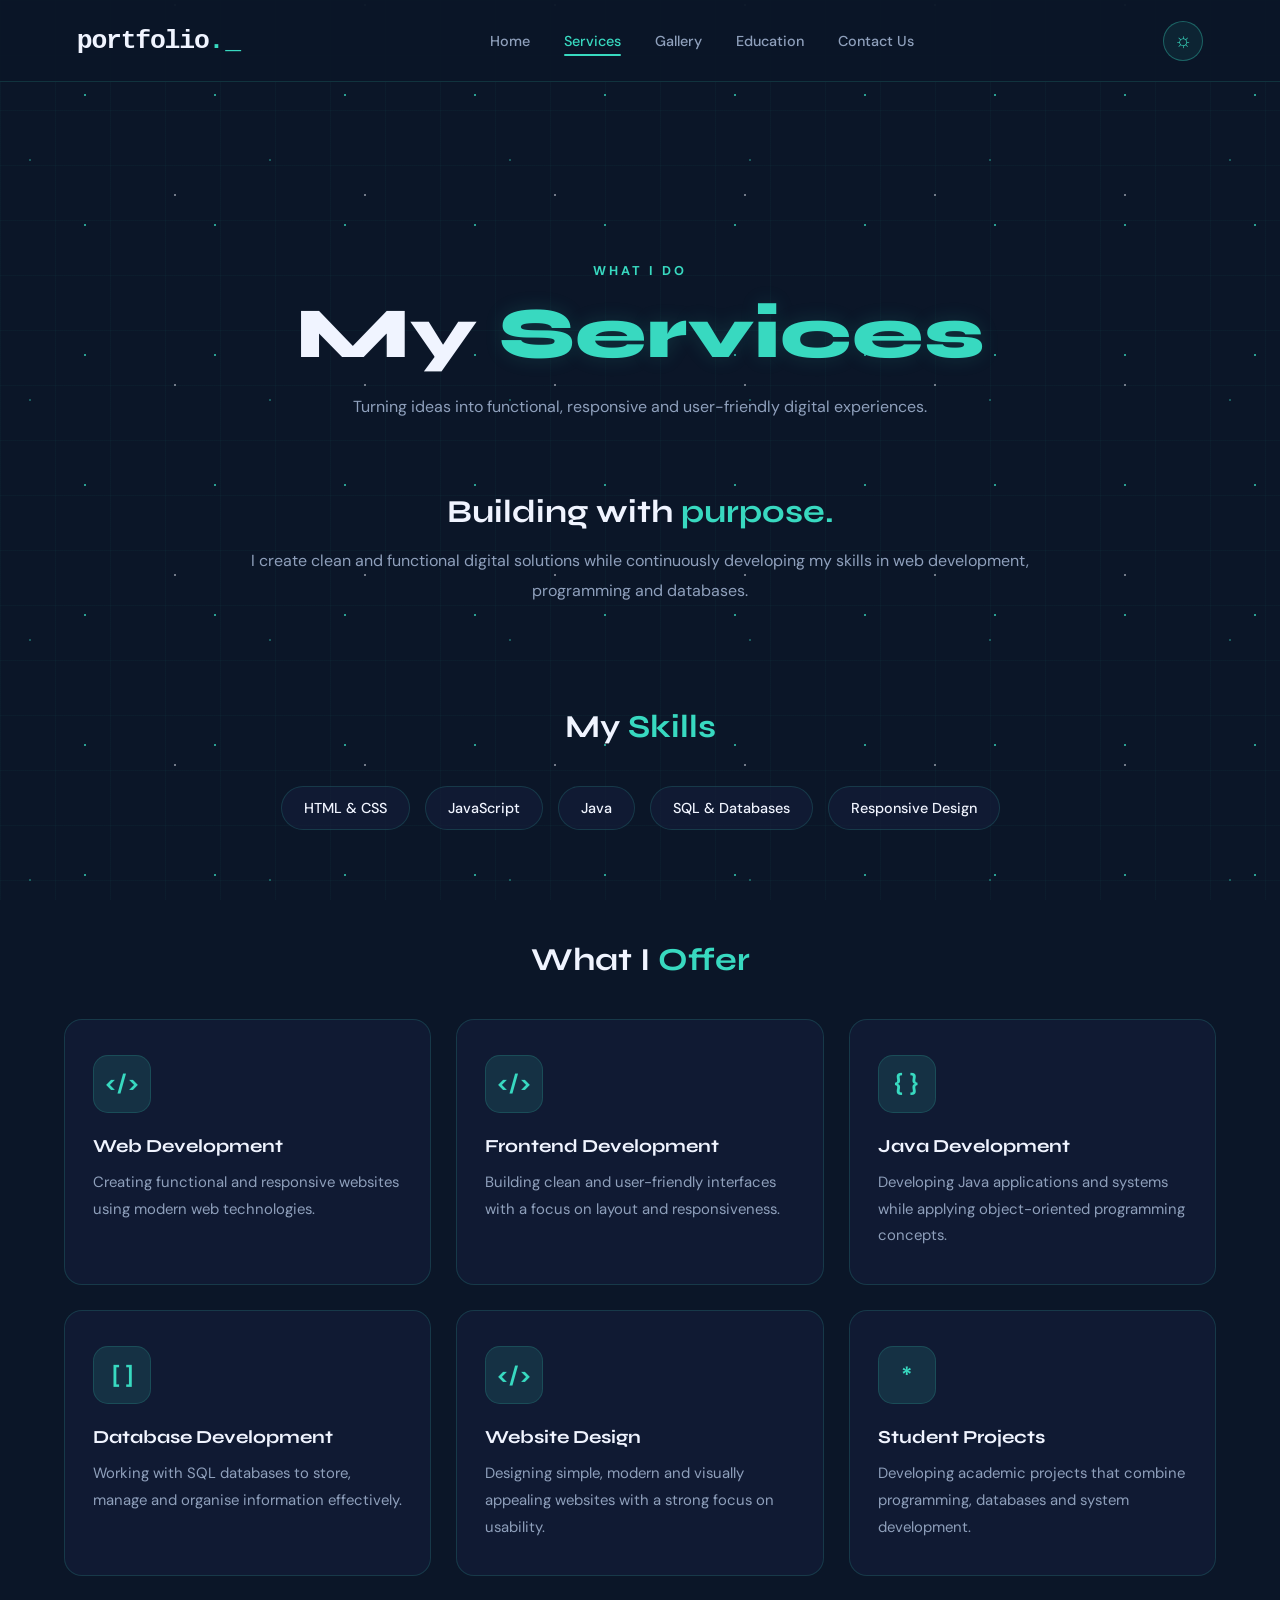
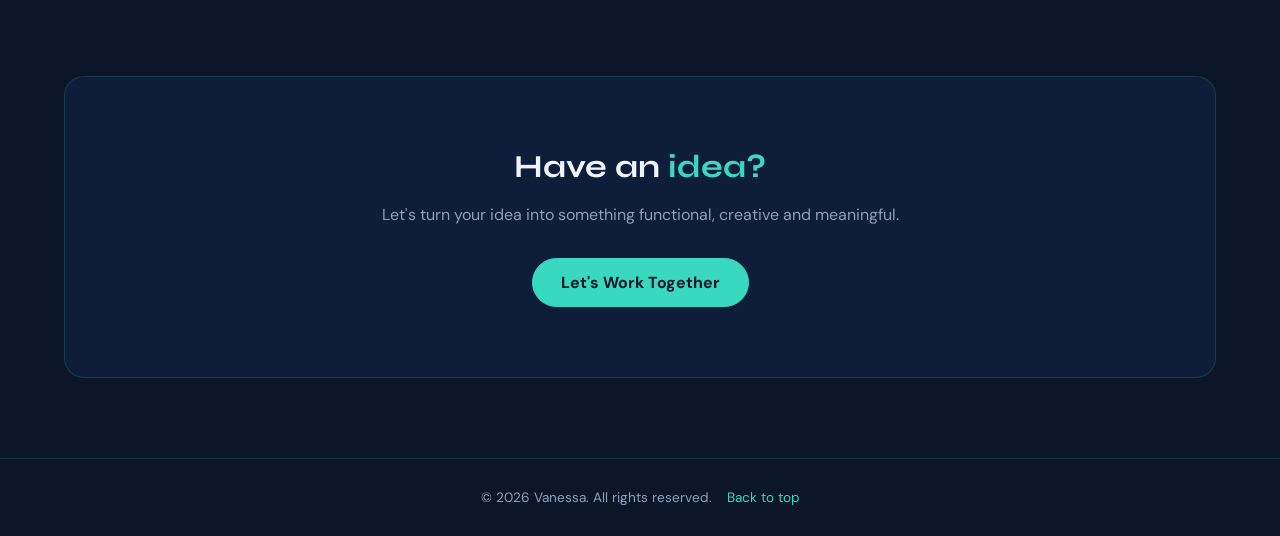
<file: my portfolio/services.html>
<!DOCTYPE html>
<html lang="en">

<head>
  <meta charset="UTF-8">
  <meta name="viewport" content="width=device-width, initial-scale=1.0">

  <title>Services | Vanessa Che Ngum</title>

  <link rel="preconnect" href="https://fonts.googleapis.com">
  <link rel="preconnect" href="https://fonts.gstatic.com" crossorigin>

  <link
    href="https://fonts.googleapis.com/css2?family=DM+Sans:wght@400;500;600;700&family=Syne:wght@400;500;600;700;800&display=swap"
    rel="stylesheet">

  <link rel="stylesheet" href="services.css">
</head>

<body id="top">

  <nav class="navbar">
    <a href="index.html" class="logo">
        portfolio<span class="logo-dot">.</span><span class="cursor">_</span>
    </a>

    <div class="nav-links">
        <a href="index.html">Home</a>
        <a href="services.html">Services</a>
        <a href="gallery.html">Gallery</a>
        <a href="education.html">Education</a>
        <a href="contact.html">Contact Us</a>
    </div>

    <button
    class="theme-toggle"
    id="theme-toggle"
    type="button"
    aria-label="Switch to light theme"
    title="Switch to light theme">
    ☼
</button>
</nav>
  <main class="page">

    <!-- Hero -->
    <section class="hero">
      <p class="small-title">WHAT I DO</p>

      <h1>My <span>Services</span></h1>

      <p>
        Turning ideas into functional, responsive and user-friendly
        digital experiences.
      </p>
    </section>


    <section class="intro">
      <h2>Building with <span>purpose.</span></h2>

      <p>
        I create clean and functional digital solutions while
        continuously developing my skills in web development,
        programming and databases.
      </p>
    </section>


    <section class="skills">
      <h2>My <span>Skills</span></h2>

      <div class="skill-container">
        <div class="skill">HTML &amp; CSS</div>
        <div class="skill">JavaScript</div>
        <div class="skill">Java</div>
        <div class="skill">SQL &amp; Databases</div>
        <div class="skill">Responsive Design</div>
      </div>
    </section>

    <!-- Services -->
    <section class="services">
      <h2>What I <span>Offer</span></h2>

      <div class="service-container">

        <div class="service-card">
          <div class="service-icon">&lt;/&gt;</div>

          <h3>Web Development</h3>

          <p>
            Creating functional and responsive websites
            using modern web technologies.
          </p>
        </div>

        <div class="service-card">
          <div class="service-icon">&lt;/&gt;</div>

          <h3>Frontend Development</h3>

          <p>
            Building clean and user-friendly interfaces
            with a focus on layout and responsiveness.
          </p>
        </div>

        <div class="service-card">
          <div class="service-icon">{ }</div>

          <h3>Java Development</h3>

          <p>
            Developing Java applications and systems
            while applying object-oriented programming concepts.
          </p>
        </div>

        <div class="service-card">
          <div class="service-icon">[ ]</div>

          <h3>Database Development</h3>

          <p>
            Working with SQL databases to store, manage
            and organise information effectively.
          </p>
        </div>

        <div class="service-card">
          <div class="service-icon">&lt;/&gt;</div>

          <h3>Website Design</h3>

          <p>
            Designing simple, modern and visually appealing
            websites with a strong focus on usability.
          </p>
        </div>

        <div class="service-card">
          <div class="service-icon">*</div>

          <h3>Student Projects</h3>

          <p>
            Developing academic projects that combine
            programming, databases and system development.
          </p>
        </div>

      </div>
    </section>


    <section class="contact">
      <h2>Have an <span>idea?</span></h2>

      <p>
        Let's turn your idea into something functional,
        creative and meaningful.
      </p>

      <a href="contact.html" class="contact-button">
        Let's Work Together
      </a>
    </section>

  </main>


  <footer>
    <p>&copy; 2026 Vanessa. All rights reserved.</p>
    <a href="#top" class="back-to-top">Back to top</a>
  </footer>

  <script src="script.js"></script>

</body>

</html>
</file>
<file: my portfolio/index.css>
*,
*::before,
*::after {
  box-sizing: border-box;
  margin: 0;
  padding: 0;
}

:root {
  --navy: #0b1628;
  --navy-2: #0f1f3d;
  --cyan: #38d9c0;
  --cyan-dim: #1fa898;
  --white: #f0f4ff;
  --muted: #8fa0bc;
  --accent: #ff6b6b;

  --border: rgba(56, 217, 192, 0.16);
  --shadow: 0 12px 35px rgba(0, 0, 0, 0.12);
  --transition: 0.3s ease;
}

html {
  scroll-behavior: smooth;
  scroll-padding-top: 90px;
}

body {
  background: var(--navy);
  color: var(--white);
  font-family: "DM Sans", sans-serif;
  line-height: 1.7;
  overflow-x: hidden;
  transition: background-color var(--transition),
    color var(--transition);
}

a {
  color: inherit;
  text-decoration: none;
}

button,
a {
  -webkit-tap-highlight-color: transparent;
}

button {
  font: inherit;
}

::selection {
  background: var(--cyan);
  color: var(--navy);
}

.hero-image {
  width: 300px;
  height: 350px;
  border: 2px solid #38d9c0;
  border-radius: 25px;
  overflow: hidden;
  box-shadow: 0 0 25px rgba(56, 217, 192, 0.2);
}

.hero-image img {
  width: 100%;
  height: 100%;
  object-fit: cover;
  display: block;
}

/* 
   2. NAVIGATION
 */

/* ===== NAVBAR ===== */
.navbar {
    width: 100%;
    min-height: 82px;
    padding: 18px 6%;
    display: flex;
    align-items: center;
    justify-content: space-between;
    gap: 25px;

    background: rgba(11, 22, 40, 0.96);
    border-bottom: 1px solid rgba(56, 217, 192, 0.15);

    position: sticky;
    top: 0;
    z-index: 1000;

    box-sizing: border-box;
}

/* ===== PORTFOLIO LOGO ===== */
.logo {
    font-family: "Space Mono", monospace;
    font-size: 1.65rem;
    font-weight: 700;
    letter-spacing: -1.2px;
    color: #f0f4ff;
    text-decoration: none;
    white-space: nowrap;
    flex-shrink: 0;
}

.logo-dot {
    color: #38d9c0;
}

.cursor {
    display: inline-block;
    color: #38d9c0;
    margin-left: 2px;
    animation: logoBlink 1s steps(2, start) infinite;
}

@keyframes logoBlink {
    to {
        visibility: hidden;
    }
}

/* ===== NAVIGATION LINKS ===== */
.nav-links {
    display: flex;
    align-items: center;
    justify-content: center;
    gap: 8px;
}

.nav-links a {
    position: relative;
    padding: 10px 13px;
    border-radius: 8px;

    color: #8fa0bc;
    text-decoration: none;
    font-size: 0.9rem;
    font-weight: 500;

    transition: color 0.3s ease,
                background 0.3s ease;
}

.nav-links a:hover {
    color: #38d9c0;
    background: rgba(56, 217, 192, 0.08);
}

/* Cyan underline animation */
.nav-links a::after {
    content: "";
    position: absolute;
    left: 13px;
    right: 13px;
    bottom: 4px;

    height: 2px;
    background: #38d9c0;
    border-radius: 5px;

    transform: scaleX(0);
    transform-origin: left;
    transition: transform 0.3s ease;
}

.nav-links a:hover::after,
.nav-links a.active::after {
    transform: scaleX(1);
}

.nav-links a.active {
    color: #38d9c0;
}

/* ===== THEME TOGGLE ===== */
.theme-toggle {
    width: 40px;
    height: 40px;
    flex-shrink: 0;

    border: 1px solid rgba(56, 217, 192, 0.35);
    border-radius: 50%;
    background: rgba(56, 217, 192, 0.08);

    color: #38d9c0;
    font-size: 1.25rem;
    cursor: pointer;

    transition: background 0.3s ease,
                transform 0.3s ease;
}

.theme-toggle:hover {
    background: rgba(56, 217, 192, 0.18);
    transform: rotate(20deg);
}

/* ===== TABLETS ===== */
@media (max-width: 650px) {
    .navbar {
        padding: 16px 4%;
        gap: 12px;
    }

    .logo {
        font-size: 1.4rem;
    }

    .nav-links {
        gap: 2px;
    }

    .nav-links a {
        padding: 9px 8px;
        font-size: 0.82rem;
    }
}

/* ===== MOBILE ===== */
@media (max-width: 650px) {
    .navbar {
        justify-content: center;
        flex-wrap: wrap;
        padding: 16px 4%;
        gap: 14px;
    }

    .logo {
        font-size: 1.5rem;
    }

    .nav-links {
        width: 100%;
        flex-wrap: wrap;
        gap: 5px;
    }

    .nav-links a {
        padding: 8px 10px;
        font-size: 0.82rem;
    }
}

/* ==============================
   3. HERO SECTION
================================ */

.hero {
  position: relative;
  display: flex;
  justify-content: space-between;
  align-items: center;
  gap: 65px;
  min-height: 78vh;
  padding: 85px 7%;
  overflow: hidden;
}

.hero::before {
  position: absolute;
  content: "";
  width: 380px;
  height: 380px;
  top: -170px;
  left: 38%;
  background: var(--cyan);
  opacity: 0.045;
  filter: blur(100px);
  border-radius: 50%;
  pointer-events: none;
}

.hero-content {
  position: relative;
  z-index: 1;
  flex: 1;
  max-width: 750px;
  animation: fadeUp 0.8s ease both;
}

.eyebrow {
  display: inline-block;
  margin-bottom: 16px;
  color: var(--cyan);
  font-size: 12px;
  font-weight: 700;
  letter-spacing: 3px;
  text-transform: uppercase;
}

h1 {
  font-family: "Syne", sans-serif;
  font-size: clamp(42px, 5.5vw, 76px);
  font-weight: 800;
  line-height: 1.12;
  letter-spacing: -2px;
}

.name {
  display: block;
  color: var(--cyan);
}

.role-line {
  display: block;
  min-height: 1.5em;
  margin-top: 10px;
  color: var(--white);
  font-size: clamp(23px, 3vw, 38px);
  font-weight: 600;
  letter-spacing: -1px;
  overflow-wrap: anywhere;
}

#animated-role::after {
  content: "|";
  display: inline-block;
  margin-left: 4px;
  color: var(--cyan);
  animation: blink 0.8s infinite;
}

.bio {
  max-width: 650px;
  margin-top: 25px;
  color: var(--muted);
  font-size: 15px;
}

.bio p {
  margin-bottom: 10px;
}

.bio strong {
  color: var(--white);
}

.divider {
  width: 60px;
  height: 3px;
  margin: 22px 0;
  border-radius: 5px;
  background: var(--cyan);
}

/* ==============================
   4. BUTTONS
================================ */

.cta-row {
  display: flex;
  flex-wrap: wrap;
  gap: 15px;
  margin-top: 32px;
}

.btn-primary,
.btn-ghost,
.contact-button {
  display: inline-flex;
  justify-content: center;
  align-items: center;
  gap: 10px;
  min-height: 49px;
  padding: 13px 22px;
  border-radius: 8px;
  font-size: 14px;
  font-weight: 700;
  transition: transform var(--transition),
    background-color var(--transition),
    color var(--transition),
    box-shadow var(--transition);
}

.btn-primary,
.contact-button {
  background: var(--cyan);
  color: var(--navy);
}

.btn-primary:hover,
.contact-button:hover {
  transform: translateY(-3px);
  background: var(--cyan-dim);
  box-shadow: 0 8px 25px rgba(56, 217, 192, 0.15);
}

.btn-ghost {
  border: 1px solid var(--cyan);
  color: var(--cyan);
}

.btn-ghost:hover {
  transform: translateY(-3px);
  background: var(--cyan);
  color: var(--navy);
}

/*
 */

.hero-aside {
  position: relative;
  z-index: 1;
  flex: 0 0 250px;
  animation: fadeUp 0.8s 0.2s ease both;
}

.availability {
  margin-bottom: 24px;
  color: var(--muted);
  font-size: 13px;
}

.dot {
  display: inline-block;
  width: 9px;
  height: 9px;
  margin-right: 8px;
  border-radius: 50%;
  background: var(--cyan);
  box-shadow: 0 0 12px rgba(56, 217, 192, 0.5);
}

.stat-card {
  margin-bottom: 16px;
  padding: 17px 20px;
  border-left: 3px solid var(--cyan);
  border-radius: 0 10px 10px 0;
  background: var(--navy-2);
  transition: transform var(--transition),
    box-shadow var(--transition);
}

.stat-card:hover {
  transform: translateX(6px);
  box-shadow: var(--shadow);
}

.number {
  color: var(--cyan);
  font-family: "Syne", sans-serif;
  font-size: 29px;
  font-weight: 800;
  line-height: 1.3;
}

.label {
  margin-top: 5px;
  color: var(--muted);
  font-size: 12px;
  line-height: 1.6;
}

/* 
   6. GENERAL SECTIONS
 */

.section {
  padding: 90px 7%;
}

.section-title {
  margin-bottom: 18px;
  font-family: "Syne", sans-serif;
  font-size: clamp(32px, 4vw, 45px);
  font-weight: 800;
  line-height: 1.2;
  letter-spacing: -1.5px;
}

.highlight {
  color: var(--cyan);
}

.section-intro {
  max-width: 650px;
  margin-bottom: 35px;
  color: var(--muted);
  font-size: 15px;
  line-height: 1.8;
}

/*
   7. ABOUT ME
 */

.about-section {
  background: var(--navy-2);
  border-top: 1px solid var(--border);
  border-bottom: 1px solid var(--border);
}

.about-content {
  max-width: 850px;
}

.about-content p {
  max-width: 780px;
  margin-bottom: 20px;
  color: var(--muted);
  font-size: 15px;
  line-height: 1.9;
}

.about-link {
  display: inline-flex;
  align-items: center;
  gap: 10px;
  margin-top: 10px;
  color: var(--cyan);
  font-size: 14px;
  font-weight: 700;
}

.about-link span {
  transition: transform var(--transition);
}

.about-link:hover span {
  transform: translateX(5px);
}

/*
   8. SKILLS
 */

.skills-section {
  background: var(--navy);
}

.skills-grid {
  display: grid;
  grid-template-columns: repeat(5, minmax(0, 1fr));
  gap: 18px;
  margin-top: 35px;
}

.skill {
  min-width: 0;
  padding: 24px 16px;
  border: 1px solid var(--border);
  border-radius: 12px;
  background: var(--navy-2);
  transition: transform var(--transition),
    border-color var(--transition),
    box-shadow var(--transition);
}

.skill:hover {
  transform: translateY(-6px);
  border-color: var(--cyan);
  box-shadow: var(--shadow);
}

.skill-icon {
  display: inline-block;
  margin-bottom: 15px;
  color: var(--cyan);
  font-family: "Syne", sans-serif;
  font-size: 13px;
  font-weight: 800;
}

.skill h3 {
  margin-bottom: 8px;
  font-family: "Syne", sans-serif;
  font-size: 17px;
}

.skill p {
  color: var(--muted);
  font-size: 12px;
  line-height: 1.7;
}

/*
   9. DEVELOPMENT PROCESS
 */

.process-section {
  background: var(--navy-2);
}

.process-grid {
  display: grid;
  grid-template-columns: repeat(3, minmax(0, 1fr));
  gap: 22px;
  margin-top: 40px;
}

.process-card {
  padding: 30px;
  border: 1px solid var(--border);
  border-radius: 12px;
  background: var(--navy);
  transition: transform var(--transition),
    border-color var(--transition);
}

.process-card:hover {
  transform: translateY(-6px);
  border-color: var(--cyan);
}

.process-number {
  color: var(--cyan);
  font-family: "Syne", sans-serif;
  font-size: 20px;
  font-weight: 800;
}

.process-card h3 {
  margin: 17px 0 12px;
  font-family: "Syne", sans-serif;
  font-size: 22px;
}

.process-card p {
  color: var(--muted);
  font-size: 14px;
  line-height: 1.8;
}

/* ==============================
   10. CONTACT SECTION
================================ */

.contact-section {
  text-align: center;
}

.contact-section .section-intro {
  margin: 0 auto 30px;
}

.contact-section .contact-button {
  margin-top: 5px;
}

/* ==============================
   11. FOOTER
================================ */

footer {
  display: flex;
  justify-content: space-between;
  align-items: center;
  gap: 20px;
  padding: 25px 7%;
  border-top: 1px solid var(--border);
  color: var(--muted);
  font-size: 13px;
}

.back-to-top {
  color: var(--cyan);
  transition: color var(--transition);
}

.back-to-top:hover {
  color: var(--white);
}

/*
   12. LIGHT THEME
 */

body.light-theme {
  --navy: #f3f7fc;
  --navy-2: #e5edf6;
  --cyan: #087f78;
  --cyan-dim: #06645f;
  --white: #17243b;
  --muted: #52627a;
  --accent: #d94f60;

  --border: rgba(8, 127, 120, 0.2);
  --shadow: 0 12px 35px rgba(25, 45, 70, 0.09);

  color-scheme: light;
}

body.light-theme .hero::before {
  opacity: 0.08;
}

body.light-theme .dot {
  box-shadow: none;
}

body.light-theme .btn-primary,
body.light-theme .contact-button {
  color: #ffffff;
}

body.light-theme .btn-ghost:hover {
  color: #ffffff;
}

body.light-theme #theme-toggle:hover {
  color: #ffffff;
}

/*
   13. ANIMATIONS
 */

@keyframes blink {
  50% {
    opacity: 0;
  }
}

@keyframes fadeUp {
  from {
    opacity: 0;
    transform: translateY(18px);
  }

  to {
    opacity: 1;
    transform: translateY(0);
  }
}

/*
   14. TABLET RESPONSIVENESS
 */

@media (max-width: 1000px) {
  nav {
    padding: 20px 5%;
  }

  .nav-links {
    gap: 15px;
  }

  .hero {
    gap: 35px;
    padding: 70px 5%;
  }

  .hero-aside {
    flex-basis: 220px;
  }

  .section {
    padding: 75px 5%;
  }

  .skills-grid {
    grid-template-columns: repeat(3, minmax(0, 1fr));
  }

  footer {
    padding-right: 5%;
    padding-left: 5%;
  }
}

/*
   15. MOBILE RESPONSIVENESS
*/

@media (max-width: 700px) {
  nav {
    position: relative;
    flex-direction: column;
    gap: 18px;
  }

  .nav-links {
    justify-content: center;
    flex-wrap: wrap;
    gap: 16px 20px;
  }

  .hero {
    min-height: auto;
    flex-direction: column;
    align-items: flex-start;
    gap: 40px;
    padding-top: 55px;
    padding-bottom: 60px;
  }

  .hero-content {
    width: 100%;
  }

  h1 {
    font-size: clamp(38px, 9vw, 58px);
    letter-spacing: -1.5px;
  }

  .role-line {
    font-size: clamp(22px, 5vw, 32px);
  }

  .hero-aside {
    width: 100%;
    flex-basis: auto;
  }

  .skills-grid {
    grid-template-columns: repeat(2, minmax(0, 1fr));
    gap: 13px;
  }

  .process-grid {
    grid-template-columns: 1fr;
  }

  .section {
    padding-top: 60px;
    padding-bottom: 60px;
  }

  .cta-row {
    gap: 12px;
  }

  .btn-primary,
  .btn-ghost {
    padding: 12px 16px;
  }
}

@media (max-width: 400px) {
  .nav-links {
    gap: 13px;
  }

  .nav-links a {
    font-size: 12px;
  }

  .skills-grid {
    grid-template-columns: 1fr;
  }

  .cta-row {
    flex-direction: column;
    align-items: stretch;
  }

  footer {
    flex-direction: column;
    text-align: center;
  }
}

/* Respect reduced-motion preferences */
@media (prefers-reduced-motion: reduce) {

  *,
  *::before,
  *::after {
    scroll-behavior: auto !important;
    animation-duration: 0.01ms !important;
    animation-iteration-count: 1 !important;
    transition-duration: 0.01ms !important;
  }
}

body.light-mode {
  --bg: #edf8ff;
  --bg-2: #dceeff;
  --glass: rgba(255, 255, 255, 0.75);
  --glass-border: rgba(0, 145, 170, 0.2);
  --cyan: #008f9e;
  --text: #172a43;
  --muted: #526984;

  background: #edf8ff;
  color: var(--text);
}

body.light-mode nav,
body.light-mode .site-header {
  background: rgba(237, 248, 255, 0.94);
}

body.light-mode .nav-links a {
  color: #526984;
}

body.light-mode .nav-links a:hover,
body.light-mode .nav-links a.active {
  color: #008f9e;
}

body.light-mode .theme-toggle {
  background: linear-gradient(145deg, #ffffff, #dceeff);
}
</file>
<file: my portfolio/contact.css>
:root {
    --bg: #050a12;
    --bg2: #0a1020;

    --cyan: #00f5d4;
    --cyan-dim: #00b89c;

    --border: rgba(0, 245, 212, 0.15);

    --text: #c8d8e8;
    --white: #eef6ff;
    --muted: #8497b0;
}

* {
    margin: 0;
    padding: 0;
    box-sizing: border-box;
}

html {
    scroll-behavior: smooth;
}

body {
    min-height: 100vh;
    overflow-x: hidden;
    font-family: 'Syne', sans-serif;
    background: var(--bg);
    color: var(--text);
}


/* 
   NAVBAR -
*/

/* ===== NAVBAR ===== */
.navbar {
    width: 100%;
    min-height: 82px;
    padding: 18px 6%;
    display: flex;
    align-items: center;
    justify-content: space-between;
    gap: 25px;

    background: rgba(11, 22, 40, 0.96);
    border-bottom: 1px solid rgba(56, 217, 192, 0.15);

    position: sticky;
    top: 0;
    z-index: 1000;

    box-sizing: border-box;
}

/* ===== PORTFOLIO LOGO ===== */
.logo {
    font-family: "Space Mono", monospace;
    font-size: 1.65rem;
    font-weight: 700;
    letter-spacing: -1.2px;
    color: #f0f4ff;
    text-decoration: none;
    white-space: nowrap;
    flex-shrink: 0;
}

.logo-dot {
    color: #38d9c0;
}

.cursor {
    display: inline-block;
    color: #38d9c0;
    margin-left: 2px;
    animation: logoBlink 1s steps(2, start) infinite;
}

@keyframes logoBlink {
    to {
        visibility: hidden;
    }
}

/* ===== NAVIGATION LINKS ===== */
.nav-links {
    display: flex;
    align-items: center;
    justify-content: center;
    gap: 8px;
}

.nav-links a {
    position: relative;
    padding: 10px 13px;
    border-radius: 8px;

    color: #8fa0bc;
    text-decoration: none;
    font-size: 0.9rem;
    font-weight: 500;

    transition: color 0.3s ease,
                background 0.3s ease;
}

.nav-links a:hover {
    color: #38d9c0;
    background: rgba(56, 217, 192, 0.08);
}

/* Cyan underline animation */
.nav-links a::after {
    content: "";
    position: absolute;
    left: 13px;
    right: 13px;
    bottom: 4px;

    height: 2px;
    background: #38d9c0;
    border-radius: 5px;

    transform: scaleX(0);
    transform-origin: left;
    transition: transform 0.3s ease;
}

.nav-links a:hover::after,
.nav-links a.active::after {
    transform: scaleX(1);
}

.nav-links a.active {
    color: #38d9c0;
}

/* ===== THEME TOGGLE ===== */
.theme-toggle {
    width: 40px;
    height: 40px;
    flex-shrink: 0;

    border: 1px solid rgba(56, 217, 192, 0.35);
    border-radius: 50%;
    background: rgba(56, 217, 192, 0.08);

    color: #38d9c0;
    font-size: 1.25rem;
    cursor: pointer;

    transition: background 0.3s ease,
                transform 0.3s ease;
}

.theme-toggle:hover {
    background: rgba(56, 217, 192, 0.18);
    transform: rotate(20deg);
}

/* ===== TABLETS ===== */
@media (max-width: 950px) {
    .navbar {
        padding: 16px 4%;
        gap: 12px;
    }

    .logo {
        font-size: 1.4rem;
    }

    .nav-links {
        gap: 2px;
    }

    .nav-links a {
        padding: 9px 8px;
        font-size: 0.82rem;
    }
}

/* ===== MOBILE ===== */
@media (max-width: 650px) {
    .navbar {
        justify-content: center;
        flex-wrap: wrap;
        padding: 16px 4%;
        gap: 14px;
    }

    .logo {
        font-size: 1.5rem;
    }

    .nav-links {
        width: 100%;
        flex-wrap: wrap;
        gap: 5px;
    }

    .nav-links a {
        padding: 8px 10px;
        font-size: 0.82rem;
    }
}

/* 
   CONTACT LAYOUT
 */

.contact-section {
    display: flex;
    min-height: calc(100vh - 145px);
}


/* 
   LEFT PANEL
*/

.contact-left {
    flex: 1;
    min-width: 0;
    min-height: 650px;
    position: relative;
    overflow: hidden;

    background:
        linear-gradient(rgba(0, 123, 255, 0.42),
            rgba(5, 10, 18, 0.55)),
        url('https://images.unsplash.com/photo-1507525428034-b723cf961d3e') no-repeat center center / cover;
}

.contact-left::after {
    content: "";
    position: absolute;
    inset: 0;

    background:
        radial-gradient(circle at 50% 40%,
            rgba(0, 245, 212, 0.12),
            transparent 45%);

    pointer-events: none;
}

.contact-overlay {
    position: relative;
    z-index: 2;
    min-height: 650px;
    padding: 70px;

    display: flex;
    flex-direction: column;
    justify-content: center;

    animation: slideLeft 0.9s ease;
}

.contact-tag {
    font-family: 'Space Mono', monospace;
    color: var(--cyan);
    font-size: 0.8rem;
    letter-spacing: 0.1em;
    margin-bottom: 20px;
}

.contact-overlay h1 {
    color: var(--white);
    font-size: clamp(3rem, 5vw, 5rem);
    line-height: 1;
    margin-bottom: 25px;
}

.contact-overlay h1 span {
    color: var(--cyan);
    text-shadow: 0 0 20px rgba(0, 245, 212, 0.25);
}

.contact-description {
    max-width: 450px;
    color: #d3deea;
    line-height: 1.8;
    margin-bottom: 40px;
}


/*
   CONTACT DETAILS
 */

.contact-info {
    display: flex;
    flex-direction: column;
    gap: 20px;
}

.contact-info p {
    color: var(--white);
    line-height: 1.8;
    overflow-wrap: anywhere;
}

.contact-info strong {
    color: var(--cyan);
    font-family: 'Space Mono', monospace;
    font-size: 0.8rem;
    text-transform: uppercase;
    letter-spacing: 0.08em;
}

.contact-info a {
    color: var(--white);
    text-decoration: none;
    transition: color 0.3s ease;
}

.contact-info a:hover {
    color: var(--cyan);
}


/*
   RIGHT PANEL
 */

.contact-right {
    flex: 1;
    min-width: 0;

    background: linear-gradient(135deg,
            var(--bg),
            var(--bg2));

    display: flex;
    align-items: center;
    justify-content: center;

    padding: 50px;
}


/*
   CONTACT CARD
 */

.contact-card {
    width: 100%;
    max-width: 440px;

    background: rgba(255, 255, 255, 0.04);
    border: 1px solid var(--border);
    backdrop-filter: blur(12px);
    border-radius: 16px;
    padding: 36px;

    box-shadow: 0 20px 50px rgba(0, 0, 0, 0.25);

    animation: slideRight 0.9s ease;

    transition:
        border-color 0.3s ease,
        box-shadow 0.3s ease;
}

.contact-card:hover {
    border-color: rgba(0, 245, 212, 0.3);

    box-shadow:
        0 20px 50px rgba(0, 0, 0, 0.3),
        0 0 30px rgba(0, 245, 212, 0.05);
}

.form-tag {
    font-family: 'Space Mono', monospace;
    color: var(--cyan);
    font-size: 0.8rem;
}

.contact-card h2 {
    color: var(--white);
    font-size: 1.8rem;
    font-weight: 800;
    margin: 8px 0 28px;
}


/* 
   FORM FIELDS
 */

#contact-form {
    display: flex;
    flex-direction: column;
    gap: 18px;
}

.input-group {
    display: flex;
    flex-direction: column;
    gap: 7px;
}

.input-group label {
    color: var(--text);
    font-size: 0.78rem;
    font-family: 'Space Mono', monospace;
}

.input-group input,
.input-group textarea {
    width: 100%;
    background: rgba(255, 255, 255, 0.03);
    border: 1px solid var(--border);
    border-radius: 8px;
    padding: 13px 14px;
    color: var(--text);
    font-family: 'Space Mono', monospace;
    outline: none;
    transition:
        border-color 0.3s ease,
        box-shadow 0.3s ease,
        background 0.3s ease;
}

.input-group textarea {
    resize: vertical;
    min-height: 130px;
}

.input-group input::placeholder,
.input-group textarea::placeholder {
    color: #718096;
}

.input-group input:focus,
.input-group textarea:focus {
    border-color: var(--cyan);
    background: rgba(0, 245, 212, 0.03);
    box-shadow: 0 0 15px rgba(0, 245, 212, 0.08);
}


/*
   SEND BUTTON
 */

.send-button {
    width: 100%;
    background: var(--cyan);
    color: var(--bg);
    border: none;
    border-radius: 8px;
    padding: 13px;

    font-family: 'Syne', sans-serif;
    font-weight: 700;

    cursor: pointer;
    margin-top: 6px;

    transition:
        transform 0.3s ease,
        box-shadow 0.3s ease,
        background 0.3s ease;
}

.send-button:hover {
    background: #24ffdf;
    transform: translateY(-3px);
    box-shadow: 0 10px 25px rgba(0, 245, 212, 0.2);
}

.send-button:active {
    transform: translateY(0);
}


/* 
   FOOTER
 */

.site-footer {
    text-align: center;
    padding: 25px;
    border-top: 1px solid var(--border);
    color: #718096;
    font-size: 0.8rem;
}


/* 
   ANIMATIONS
 */

@keyframes slideLeft {
    from {
        opacity: 0;
        transform: translateX(-35px);
    }

    to {
        opacity: 1;
        transform: translateX(0);
    }
}

@keyframes slideRight {
    from {
        opacity: 0;
        transform: translateX(35px);
    }

    to {
        opacity: 1;
        transform: translateX(0);
    }
}


/*
   LIGHT MODE
  
 */

body.light-theme {
    --bg: #f4f7fb;
    --bg2: #eaf0f7;
    --cyan: #008f7a;
    --cyan-dim: #007966;
    --border: rgba(0, 143, 122, 0.2);
    --text: #34445a;
    --white: #152641;
    --muted: #65758a;
}

body.light-theme .site-header {
    background: rgba(255, 255, 255, 0.92);
    border-bottom-color: #dce5ee;
}

body.light-theme .logo span {
    color: #152641;
}

body.light-theme .nav-links a {
    color: #65758a;
}

body.light-theme .nav-links a:hover,
body.light-theme .nav-links a.active {
    color: #008f7a;
}

body.light-theme .theme-toggle {
    background: #ffffff;
    color: #152641;
    border-color: #dce5ee;
}

body.light-theme .contact-right {
    background: linear-gradient(135deg, #f4f7fb, #eaf0f7);
}

body.light-theme .contact-card {
    background: #ffffff;
    border-color: #dce5ee;
}

body.light-theme .contact-card h2 {
    color: #152641;
}

body.light-theme .input-group label {
    color: #34445a;
}

body.light-theme .input-group input,
body.light-theme .input-group textarea {
    background: #ffffff;
    color: #152641;
    border-color: #cbd5e1;
}

body.light-theme .input-group input::placeholder,
body.light-theme .input-group textarea::placeholder {
    color: #718096;
}

body.light-theme .site-footer {
    color: #65758a;
}


/* 
   TABLET RESPONSIVENESS
 */

@media (max-width: 900px) {
    .contact-section {
        flex-direction: column;
    }

    .contact-left {
        min-height: 500px;
    }

    .contact-overlay {
        min-height: 500px;
        padding: 50px;
    }

    .contact-right {
        min-height: 600px;
        padding: 40px 25px;
    }
}


/* 
   MOBILE RESPONSIVENESS
= */

@media (max-width: 600px) {
    .navbar {
        gap: 18px;
    }

    .logo {
        font-size: 1.2rem;
    }

    .nav-links {
        gap: 16px 22px;
    }

    .nav-links a {
        font-size: 0.75rem;
    }

    .contact-left {
        min-height: 480px;
    }

    .contact-overlay {
        min-height: 480px;
        padding: 35px 25px;
    }

    .contact-overlay h1 {
        font-size: 3rem;
    }

    .contact-right {
        padding: 30px 18px;
        min-height: auto;
    }

    .contact-card {
        padding: 28px 22px;
    }

    .site-footer {
        padding: 22px 15px;
    }
}


/*
   REDUCED MOTION
 */

@media (prefers-reduced-motion: reduce) {

    *,
    *::before,
    *::after {
        scroll-behavior: auto !important;
        animation-duration: 0.01ms !important;
        animation-iteration-count: 1 !important;
        transition-duration: 0.01ms !important;
    }
}

body.light-mode {
    --bg: #edf8ff;
    --bg-2: #dceeff;
    --glass: rgba(255, 255, 255, 0.75);
    --glass-border: rgba(0, 145, 170, 0.2);
    --cyan: #008f9e;
    --text: #172a43;
    --muted: #526984;

    background: #edf8ff;
    color: var(--text);
}

body.light-mode nav,
body.light-mode .site-header {
    background: rgba(237, 248, 255, 0.94);
}

body.light-mode .nav-links a {
    color: #526984;
}

body.light-mode .nav-links a:hover,
body.light-mode .nav-links a.active {
    color: #008f9e;
}

body.light-mode .theme-toggle {
    background: linear-gradient(145deg, #ffffff, #dceeff);
}
</file>
<file: my portfolio/education.css>
:root {
    --bg: #060b1a;
    --bg-2: #0a1230;
    --glass: rgba(14, 24, 52, 0.55);
    --glass-border: rgba(0, 229, 255, 0.18);
    --cyan: #00e5ff;
    --blue: #3b82f6;
    --violet: #8b5cf6;
    --pink: #ff4fd8;
    --text: #e6f1ff;
    --muted: #8da2c4;
    --display: 'Syne', system-ui, sans-serif;
    --mono: 'Space Mono', ui-monospace, monospace;
}
* {
    box-sizing: border-box;
    margin: 0;
    padding: 0;
}
html {
    scroll-behavior: smooth;
    scroll-padding-top: 80px;
}
body {
    background:
        radial-gradient(1200px 700px at 80% -10%, #10206b55, transparent 60%),
        radial-gradient(900px 600px at -10% 40%, #00e5ff14, transparent 60%),
        var(--bg);
    color: var(--text);
    font-family: var(--mono);
    line-height: 1.7;
    min-height: 100vh;
    overflow-x: hidden;
}
#stars {
    position: fixed;
    inset: 0;
    z-index: 0;
    pointer-events: none;
}
main,
header,
footer {
    position: relative;
    z-index: 1;
}
main {
    max-width: 1200px;
    margin: 0 auto;
    padding: 80px 24px 40px;
}
a {
    color: var(--cyan);
    text-decoration: none;
}
a:focus-visible,
button:focus-visible,
.frame:focus-visible {
    outline: 2px solid var(--cyan);
    outline-offset: 4px;
    border-radius: 6px;
}
/* NAVIGATION */
/* ===== NAVBAR ===== */
.navbar {
    width: 100%;
    min-height: 82px;
    padding: 18px 6%;
    display: flex;
    align-items: center;
    justify-content: space-between;
    gap: 25px;

    background: rgba(11, 22, 40, 0.96);
    border-bottom: 1px solid rgba(56, 217, 192, 0.15);

    position: sticky;
    top: 0;
    z-index: 1000;

    box-sizing: border-box;
}

/* ===== PORTFOLIO LOGO ===== */
.logo {
    font-family: "Space Mono", monospace;
    font-size: 1.65rem;
    font-weight: 700;
    letter-spacing: -1.2px;
    color: #f0f4ff;
    text-decoration: none;
    white-space: nowrap;
    flex-shrink: 0;
}

.logo-dot {
    color: #38d9c0;
}

.cursor {
    display: inline-block;
    color: #38d9c0;
    margin-left: 2px;
    animation: logoBlink 1s steps(2, start) infinite;
}

@keyframes logoBlink {
    to {
        visibility: hidden;
    }
}

/* ===== NAVIGATION LINKS ===== */
.nav-links {
    display: flex;
    align-items: center;
    justify-content: center;
    gap: 8px;
}

.nav-links a {
    position: relative;
    padding: 10px 13px;
    border-radius: 8px;

    color: #8fa0bc;
    text-decoration: none;
    font-size: 0.9rem;
    font-weight: 500;

    transition: color 0.3s ease,
                background 0.3s ease;
}

.nav-links a:hover {
    color: #38d9c0;
    background: rgba(56, 217, 192, 0.08);
}

/* Cyan underline animation */
.nav-links a::after {
    content: "";
    position: absolute;
    left: 13px;
    right: 13px;
    bottom: 4px;

    height: 2px;
    background: #38d9c0;
    border-radius: 5px;

    transform: scaleX(0);
    transform-origin: left;
    transition: transform 0.3s ease;
}

.nav-links a:hover::after,
.nav-links a.active::after {
    transform: scaleX(1);
}

.nav-links a.active {
    color: #38d9c0;
}

/* ===== THEME TOGGLE ===== */
.theme-toggle {
    width: 40px;
    height: 40px;
    flex-shrink: 0;

    border: 1px solid rgba(56, 217, 192, 0.35);
    border-radius: 50%;
    background: rgba(56, 217, 192, 0.08);

    color: #38d9c0;
    font-size: 1.25rem;
    cursor: pointer;

    transition: background 0.3s ease,
                transform 0.3s ease;
}

.theme-toggle:hover {
    background: rgba(56, 217, 192, 0.18);
    transform: rotate(20deg);
}

/* ===== TABLETS ===== */
@media (max-width: 950px) {
    .navbar {
        padding: 16px 4%;
        gap: 12px;
    }

    .logo {
        font-size: 1.4rem;
    }

    .nav-links {
        gap: 2px;
    }

    .nav-links a {
        padding: 9px 8px;
        font-size: 0.82rem;
    }
}

/* ===== MOBILE ===== */
@media (max-width: 650px) {
    .navbar {
        justify-content: center;
        flex-wrap: wrap;
        padding: 16px 4%;
        gap: 14px;
    }

    .logo {
        font-size: 1.5rem;
    }

    .nav-links {
        width: 100%;
        flex-wrap: wrap;
        gap: 5px;
    }

    .nav-links a {
        padding: 8px 10px;
        font-size: 0.82rem;
    }
}
/* GLASS EFFECT */
.glass {
    background: var(--glass);
    border: 1px solid var(--glass-border);
    border-radius: 20px;
    backdrop-filter: blur(14px);
    -webkit-backdrop-filter: blur(14px);
}
/* HERO SECTION */
.hero {
    display: grid;
    grid-template-columns: 1.15fr 0.85fr;
    gap: 56px;
    align-items: center;
    padding: 65px 0 40px;
    scroll-margin-top: 75px;
}
.hero h1 {
    font-size: clamp(2.4rem, 6vw, 4.2rem);
    font-weight: 800;
    margin-bottom: 14px;
    overflow-wrap: anywhere;
}
.role {
    color: var(--cyan);
    font-size: 1.05rem;
    min-height: 1.8em;
    margin-bottom: 18px;
}
.role .cursor {
    display: inline-block;
    width: 9px;
    height: 1.05em;
    background: var(--cyan);
    margin-left: 3px;
    vertical-align: -3px;
    animation: blink 1s steps(2) infinite;
}
@keyframes blink {
    50% {
        opacity: 0;
    }
}
.hero p.bio {
    color: var(--muted);
    max-width: 52ch;
    margin-bottom: 28px;
}
.btns {
    display: flex;
    gap: 14px;
    flex-wrap: wrap;
}
.btn {
    display: inline-block;
    font-family: var(--mono);
    font-weight: 700;
    font-size: 0.85rem;
    padding: 13px 22px;
    border-radius: 12px;
    border: 1px solid var(--cyan);
    color: var(--bg);
    background: var(--cyan);
    cursor: pointer;
    transition: transform 0.2s, box-shadow 0.2s;
}
.btn:hover {
    transform: translateY(-2px);
    box-shadow: 0 8px 26px #00e5ff44;
}
.btn.ghost {
    background: transparent;
    color: var(--cyan);
}
/* PROFILE PHOTO */
.photo-wrap {
    display: flex;
    justify-content: center;
}
.frame {
    position: relative;
    width: min(100%, 360px);
    aspect-ratio: 4 / 5;
    padding: 12px;
    border-radius: 28px;
    cursor: pointer;
    background:
        radial-gradient(circle at 0% 0%, var(--cyan) 0, transparent 48%),
        radial-gradient(circle at 100% 0%, var(--violet) 0, transparent 48%),
        radial-gradient(circle at 100% 100%, var(--pink) 0, transparent 48%),
        radial-gradient(circle at 0% 100%, var(--blue) 0, transparent 48%),
        #0b1433;
    box-shadow: 0 0 60px #00e5ff22, 0 0 120px #8b5cf622;
}
.frame::before {
    content: "";
    position: absolute;
    inset: -18px;
    z-index: -1;
    border-radius: 40px;
    background:
        radial-gradient(circle at 0 0, #00e5ff55, transparent 40%),
        radial-gradient(circle at 100% 0, #8b5cf655, transparent 40%),
        radial-gradient(circle at 100% 100%, #ff4fd855, transparent 40%),
        radial-gradient(circle at 0 100%, #3b82f655, transparent 40%);
    filter: blur(22px);
}
.frame .inner {
    position: relative;
    width: 100%;
    height: 100%;
    border-radius: 18px;
    overflow: hidden;
    background: #081028;
    border: 1px solid #ffffff22;
}
.frame img {
    width: 100%;
    height: 100%;
    object-fit: cover;
    display: block;
}
.frame .placeholder {
    position: absolute;
    inset: 0;
    display: grid;
    place-content: center;
    text-align: center;
    gap: 10px;
    background: linear-gradient(160deg, #0c1a45, #081028);
    color: var(--muted);
    font-size: 0.8rem;
    padding: 20px;
}
.frame .placeholder b {
    font-family: var(--display);
    font-size: 4rem;
    color: var(--cyan);
    line-height: 1;
}
.frame.has-photo .placeholder {
    display: none;
}
.tag {
    position: absolute;
    left: 50%;
    bottom: -16px;
    transform: translateX(-50%);
    padding: 8px 16px;
    font-size: 0.75rem;
    white-space: nowrap;
    border-radius: 999px;
    background: #0a1230;
    border: 1px solid var(--glass-border);
    color: var(--cyan);
}
#file {
    display: none;
}
/* EDUCATION AND NSC RESULTS */
.edu-grid {
    display: grid;
    grid-template-columns: 1fr 1fr;
    gap: 24px;
}
.card {
    padding: 28px;
    background: var(--glass);
    border: 1px solid var(--glass-border);
    border-radius: 20px;
    backdrop-filter: blur(14px);
    -webkit-backdrop-filter: blur(14px);
}
.card h3 {
    font-size: 1.35rem;
    margin-bottom: 4px;
    color: var(--text);
}
.meta {
    color: var(--cyan);
    font-size: 0.82rem;
    margin-bottom: 18px;
}
.subjects {
    display: grid;
    gap: 13px;
}
.subj-row {
    display: grid;
    grid-template-columns: 1fr auto;
    gap: 4px 12px;
    font-size: 0.85rem;
    color: var(--text);
}
.subj-row .pct {
    color: var(--cyan);
    font-weight: 700;
}
.bar {
    grid-column: 1 / -1;
    height: 6px;
    border-radius: 6px;
    background: #ffffff12;
    overflow: hidden;
}
.bar i {
    display: block;
    height: 100%;
    width: 0;
    border-radius: 6px;
    background: linear-gradient(90deg, var(--blue), var(--cyan));
    transition: width 1.1s cubic-bezier(0.2, 0.8, 0.2, 1);
}
.studied {
    list-style: none;
    display: grid;
    gap: 16px;
}
.studied li {
    padding-left: 18px;
    position: relative;
    font-size: 0.88rem;
    color: var(--muted);
}
.studied li::before {
    content: "";
    position: absolute;
    left: 0;
    top: 0.6em;
    width: 7px;
    height: 7px;
    border-radius: 50%;
    background: var(--cyan);
    box-shadow: 0 0 10px var(--cyan);
}
.studied b {
    color: var(--text);
    font-weight: 700;
}
/* STRENGTHS */
.chips {
    display: flex;
    flex-wrap: wrap;
    gap: 10px;
}
.chip {
    padding: 9px 16px;
    border-radius: 999px;
    font-size: 0.8rem;
    border: 1px solid var(--glass-border);
    background: var(--glass);
}
/* CONTACT */
.contact {
    display: grid;
    grid-template-columns: repeat(auto-fit, minmax(230px, 1fr));
    gap: 16px;
}
.contact a {
    display: block;
    padding: 18px 20px;
    color: var(--text);
    transition: border-color 0.2s, transform 0.2s;
}
.contact a:hover {
    border-color: var(--cyan);
    transform: translateY(-3px);
}
.contact small {
    display: block;
    color: var(--muted);
    font-size: 0.72rem;
}
.contact span {
    overflow-wrap: anywhere;
    font-size: 0.85rem;
}
/* FOOTER */
footer {
    text-align: center;
    color: var(--muted);
    font-size: 0.75rem;
    padding: 40px 24px 50px;
}
/* TEXT REVEAL */
.reveal {
    opacity: 0;
    transform: translateY(20px);
    transition: opacity 0.7s ease, transform 0.7s ease;
}
.reveal.show {
    opacity: 1;
    transform: translateY(0);
}
/* TABLET AND MOBILE */
@media (max-width: 820px) {
    nav {
        padding: 0.65rem 1rem;
        gap: 12px;
    }
    .nav-links {
        gap: 0.8rem;
        flex-wrap: wrap;
    }
    .nav-links a {
        font-size: 0.65rem;
    }
    main {
        padding: 85px 18px 30px;
    }
    .hero {
        grid-template-columns: 1fr;
        gap: 40px;
        padding-top: 35px;
    }
    .photo-wrap {
        order: -1;
    }
    .edu-grid {
        grid-template-columns: 1fr;
    }
}
@media (max-width: 480px) {
    nav {
        justify-content: center;
        gap: 6px 12px;
    }
    .logo {
        font-size: 0.95rem;
    }
    .nav-links {
        justify-content: center;
        gap: 0.65rem;
    }
    .nav-links a {
        font-size: 0.6rem;
        letter-spacing: 0.02em;
    }
    main {
        padding: 100px 14px 25px;
    }
    .hero {
        padding-top: 25px;
    }
    .hero h1 {
        font-size: clamp(2rem, 9vw, 3rem);
    }
    .btns {
        flex-direction: column;
        align-items: stretch;
    }
    .btn {
        text-align: center;
    }
    .card {
        padding: 20px;
    }
}
/* REDUCED MOTION */
@media (prefers-reduced-motion: reduce) {
    html {
        scroll-behavior: auto;
    }
    .cursor,
    .logo::after {
        animation: none;
    }
    .bar i,
    .reveal {
        transition: none;
    }
    .reveal {
        opacity: 1;
        transform: none;
    }
    /* EDUCATION SECTION */

.education-section {
    padding: 70px 8%;
    background: var(--navy);
    color: var(--white);
}

.section-heading {
    text-align: center;
    margin-bottom: 45px;
}

.eyebrow {
    color: var(--cyan);
    letter-spacing: 3px;
    font-size: 12px;
    font-weight: bold;
}

.section-heading h1 {
    font-size: clamp(28px, 4vw, 42px);
    margin: 15px 0;
}

.section-heading p:last-child,
.education-card p,
.project-card p,
.goal-card p {
    color: var(--muted);
    line-height: 1.8;
}

.education-card,
.content-section {
    max-width: 900px;
    margin: 0 auto 55px;
}

.education-card,
.goal-card {
    background: var(--navy-2);
    padding: 25px;
    border: 1px solid rgba(56, 217, 192, 0.2);
    border-radius: 15px;
}

.education-card h2 {
    margin-bottom: 15px;
}

.status,
.project-tech {
    display: inline-block;
    color: var(--cyan);
    background: rgba(56, 217, 192, 0.1);
    padding: 7px 12px;
    border-radius: 20px;
    font-size: 12px;
}

.education-card h3 {
    margin: 25px 0 15px;
}

.tags {
    display: flex;
    flex-wrap: wrap;
    gap: 10px;
}

.tags span {
    background: rgba(56, 217, 192, 0.08);
    padding: 9px 12px;
    border-radius: 8px;
    font-size: 13px;
}

/* TECHNICAL SKILLS */

.content-section > h2 {
    text-align: center;
    margin-bottom: 30px;
}

.skill {
    margin-bottom: 23px;
}

.skill-info {
    display: flex;
    justify-content: space-between;
    margin-bottom: 9px;
    font-size: 14px;
}

.skill-info span:last-child {
    color: var(--cyan);
}

.progress-bar {
    height: 8px;
    background: var(--navy-2);
    border-radius: 20px;
    overflow: hidden;
}

.progress {
    width: var(--progress);
    height: 100%;
    background: linear-gradient(
        90deg,
        var(--cyan-dim),
        var(--cyan)
    );
    border-radius: 20px;
}

/* PROJECTS */

.project-grid {
    display: grid;
    grid-template-columns: repeat(3, minmax(0, 1fr));
    gap: 20px;
}

.project-card {
    background: var(--navy-2);
    padding: 22px;
    border: 1px solid rgba(56, 217, 192, 0.15);
    border-radius: 15px;
    transition: 0.3s ease;
}

.project-card:hover {
    transform: translateY(-5px);
    border-color: var(--cyan);
}

.project-card h3 {
    margin-bottom: 12px;
}

.project-card p {
    font-size: 13px;
    margin-bottom: 20px;
}

/* LEARNING GOALS */

.goal-card {
    margin-bottom: 15px;
    transition: 0.3s ease;
}

.goal-card:hover {
    border-color: var(--cyan);
    transform: translateX(5px);
}

.goal-card h3 {
    font-size: 16px;
    margin-bottom: 8px;
}

.goal-card p {
    font-size: 14px;
}

/* RESPONSIVE DESIGN */

@media (max-width: 750px) {
    .project-grid {
        grid-template-columns: 1fr;
    }

    .education-section {
        padding: 50px 6%;
    }
}

}
/* EDUCATION SECTION */

.education-section {
    padding: 70px 8%;
    background: var(--navy);
    color: var(--white);
}

.section-heading {
    text-align: center;
    margin-bottom: 45px;
}

.eyebrow {
    color: var(--cyan);
    letter-spacing: 3px;
    font-size: 12px;
    font-weight: bold;
}

.section-heading h1 {
    font-size: clamp(28px, 4vw, 42px);
    margin: 15px 0;
}

.section-heading p:last-child,
.education-card p,
.project-card p,
.goal-card p {
    color: var(--muted);
    line-height: 1.8;
}

.education-card,
.content-section {
    max-width: 900px;
    margin: 0 auto 55px;
}

.education-card,
.goal-card {
    background: var(--navy-2);
    padding: 25px;
    border: 1px solid rgba(56, 217, 192, 0.2);
    border-radius: 15px;
}

.education-card h2 {
    margin-bottom: 15px;
}

.status,
.project-tech {
    display: inline-block;
    color: var(--cyan);
    background: rgba(56, 217, 192, 0.1);
    padding: 7px 12px;
    border-radius: 20px;
    font-size: 12px;
}

.education-card h3 {
    margin: 25px 0 15px;
}

.tags {
    display: flex;
    flex-wrap: wrap;
    gap: 10px;
}

.tags span {
    background: rgba(56, 217, 192, 0.08);
    padding: 9px 12px;
    border-radius: 8px;
    font-size: 13px;
}

/* TECHNICAL SKILLS */

.content-section > h2 {
    text-align: center;
    margin-bottom: 30px;
}

.skill {
    margin-bottom: 23px;
}

.skill-info {
    display: flex;
    justify-content: space-between;
    margin-bottom: 9px;
    font-size: 14px;
}

.skill-info span:last-child {
    color: var(--cyan);
}

.progress-bar {
    height: 8px;
    background: var(--navy-2);
    border-radius: 20px;
    overflow: hidden;
}

.progress {
    width: var(--progress);
    height: 100%;
    background: linear-gradient(
        90deg,
        var(--cyan-dim),
        var(--cyan)
    );
    border-radius: 20px;
}

/* PROJECTS */

.project-grid {
    display: grid;
    grid-template-columns: repeat(3, minmax(0, 1fr));
    gap: 20px;
}

.project-card {
    background: var(--navy-2);
    padding: 22px;
    border: 1px solid rgba(56, 217, 192, 0.15);
    border-radius: 15px;
    transition: 0.3s ease;
}

.project-card:hover {
    transform: translateY(-5px);
    border-color: var(--cyan);
}

.project-card h3 {
    margin-bottom: 12px;
}

.project-card p {
    font-size: 13px;
    margin-bottom: 20px;
}

/* LEARNING GOALS */

.goal-card {
    margin-bottom: 15px;
    transition: 0.3s ease;
}

.goal-card:hover {
    border-color: var(--cyan);
    transform: translateX(5px);
}

.goal-card h3 {
    font-size: 16px;
    margin-bottom: 8px;
}

.goal-card p {
    font-size: 14px;
}

/* RESPONSIVE DESIGN */

@media (max-width: 750px) {
    .project-grid {
        grid-template-columns: 1fr;
    }

    .education-section {
        padding: 50px 6%;
    }
}

body.light-mode {
    --bg: #edf8ff;
    --bg-2: #dceeff;
    --glass: rgba(255, 255, 255, 0.75);
    --glass-border: rgba(0, 145, 170, 0.2);
    --cyan: #008f9e;
    --text: #172a43;
    --muted: #526984;

    background: #edf8ff;
    color: var(--text);
}

body.light-mode nav,
body.light-mode .site-header {
    background: rgba(237, 248, 255, 0.94);
}

body.light-mode .nav-links a {
    color: #526984;
}

body.light-mode .nav-links a:hover,
body.light-mode .nav-links a.active {
    color: #008f9e;
}

body.light-mode .theme-toggle {
    background: linear-gradient(145deg, #ffffff, #dceeff);
}
</file>
<file: my portfolio/gallery.css>
/* ---------- Theme Variables ---------- */

:root {
    --cyan: #00f5d4;
    --cyan-dim: #00b89c;
    --cyan-blue: #22d9ff;
    --bg: #030812;
    --bg2: #071221;
    --card: rgba(255, 255, 255, 0.045);
    --border: rgba(0, 245, 212, 0.15);
    --text: #c8d8e8;
    --white: #eef6ff;
    --red: #ff4d6d;
    --muted: #8497b0;
    --header-bg: rgba(3, 8, 18, 0.88);
    --shadow: rgba(0, 0, 0, 0.25);
}

body.light-theme {
    --bg: #f4f8fc;
    --bg2: #e8f1f8;
    --card: rgba(255, 255, 255, 0.88);
    --border: rgba(0, 145, 130, 0.2);
    --text: #334155;
    --white: #102136;
    --muted: #65758b;
    --header-bg: rgba(244, 248, 252, 0.92);
    --shadow: rgba(15, 35, 55, 0.08);
}

/* ---------- Reset ---------- */

* {
    margin: 0;
    padding: 0;
    box-sizing: border-box;
}

html {
    scroll-behavior: smooth;
    scroll-padding-top: 100px;
}

body {
    min-height: 100vh;
    overflow-x: hidden;
    background: var(--bg);
    color: var(--text);
    font-family: "Syne", sans-serif;
    transition: background 0.3s ease, color 0.3s ease;
}

a {
    color: inherit;
    text-decoration: none;
}

button {
    font: inherit;
    -webkit-tap-highlight-color: transparent;
}

button:focus-visible,
a:focus-visible {
    outline: 2px solid var(--cyan);
    outline-offset: 4px;
}

::selection {
    background: var(--cyan);
    color: #031018;
}

/* ---------- Animated Background ---------- */

#nebula {
    position: fixed;
    inset: 0;
    z-index: -2;
    width: 100%;
    height: 100%;
    pointer-events: none;
    opacity: 0.65;
}

.page-glow {
    position: fixed;
    top: 10%;
    left: 50%;
    z-index: -1;
    width: 650px;
    height: 500px;
    max-width: 100vw;
    pointer-events: none;
    transform: translateX(-50%);
    background: radial-gradient(ellipse,
            rgba(0, 245, 212, 0.075),
            transparent 70%);
}

/* ---------- Navigation ---------- */
/* ===== NAVBAR ===== */
.navbar {
    width: 100%;
    min-height: 82px;
    padding: 18px 6%;
    display: flex;
    align-items: center;
    justify-content: space-between;
    gap: 25px;

    background: rgba(11, 22, 40, 0.96);
    border-bottom: 1px solid rgba(56, 217, 192, 0.15);

    position: sticky;
    top: 0;
    z-index: 1000;

    box-sizing: border-box;
}

/* ===== PORTFOLIO LOGO ===== */
.logo {
    font-family: "Space Mono", monospace;
    font-size: 1.65rem;
    font-weight: 700;
    letter-spacing: -1.2px;
    color: #f0f4ff;
    text-decoration: none;
    white-space: nowrap;
    flex-shrink: 0;
}

.logo-dot {
    color: #38d9c0;
}

.cursor {
    display: inline-block;
    color: #38d9c0;
    margin-left: 2px;
    animation: logoBlink 1s steps(2, start) infinite;
}

@keyframes logoBlink {
    to {
        visibility: hidden;
    }
}

/* ===== NAVIGATION LINKS ===== */
.nav-links {
    display: flex;
    align-items: center;
    justify-content: center;
    gap: 8px;
}

.nav-links a {
    position: relative;
    padding: 10px 13px;
    border-radius: 8px;

    color: #8fa0bc;
    text-decoration: none;
    font-size: 0.9rem;
    font-weight: 500;

    transition: color 0.3s ease,
                background 0.3s ease;
}

.nav-links a:hover {
    color: #38d9c0;
    background: rgba(56, 217, 192, 0.08);
}

/* Cyan underline animation */
.nav-links a::after {
    content: "";
    position: absolute;
    left: 13px;
    right: 13px;
    bottom: 4px;

    height: 2px;
    background: #38d9c0;
    border-radius: 5px;

    transform: scaleX(0);
    transform-origin: left;
    transition: transform 0.3s ease;
}

.nav-links a:hover::after,
.nav-links a.active::after {
    transform: scaleX(1);
}

.nav-links a.active {
    color: #38d9c0;
}

/* ===== THEME TOGGLE ===== */
.theme-toggle {
    width: 40px;
    height: 40px;
    flex-shrink: 0;

    border: 1px solid rgba(56, 217, 192, 0.35);
    border-radius: 50%;
    background: rgba(56, 217, 192, 0.08);

    color: #38d9c0;
    font-size: 1.25rem;
    cursor: pointer;

    transition: background 0.3s ease,
                transform 0.3s ease;
}

.theme-toggle:hover {
    background: rgba(56, 217, 192, 0.18);
    transform: rotate(20deg);
}

/* ===== TABLETS ===== */
@media (max-width: 950px) {
    .navbar {
        padding: 16px 4%;
        gap: 12px;
    }

    .logo {
        font-size: 1.4rem;
    }

    .nav-links {
        gap: 2px;
    }

    .nav-links a {
        padding: 9px 8px;
        font-size: 0.82rem;
    }
}

/* ===== MOBILE ===== */
@media (max-width: 650px) {
    .navbar {
        justify-content: center;
        flex-wrap: wrap;
        padding: 16px 4%;
        gap: 14px;
    }

    .logo {
        font-size: 1.5rem;
    }

    .nav-links {
        width: 100%;
        flex-wrap: wrap;
        gap: 5px;
    }

    .nav-links a {
        padding: 8px 10px;
        font-size: 0.82rem;
    }
}
/* ---------- Gallery Hero ---------- */

.gallery-hero {
    position: relative;
    width: min(1000px, 90%);
    margin: auto;
    padding: 105px 0 75px;
    text-align: center;
    animation: heroIn 0.8s ease both;
}

.eyebrow {
    display: flex;
    align-items: center;
    justify-content: center;
    gap: 10px;
    margin-bottom: 22px;
    color: var(--cyan);
    font-family: "Space Mono", monospace;
    font-size: 0.72rem;
    letter-spacing: 0.15em;
}

.eyebrow>span {
    display: inline-block;
    width: 7px;
    height: 7px;
    border-radius: 50%;
    background: var(--cyan);
    box-shadow: 0 0 12px var(--cyan);
    animation: pulse 1.8s ease-in-out infinite;
}

.gallery-hero h1 {
    color: var(--white);
    font-size: clamp(2.8rem, 7vw, 5.7rem);
    font-weight: 800;
    letter-spacing: -0.065em;
    line-height: 1.05;
}

.gradient-text {
    color: var(--cyan);
    background: linear-gradient(100deg,
            var(--cyan),
            var(--cyan-blue),
            #9a9dff);
    -webkit-background-clip: text;
    background-clip: text;
    -webkit-text-fill-color: transparent;
}

.hero-description {
    max-width: 630px;
    margin: 27px auto 0;
    color: var(--muted);
    font-size: 1rem;
    line-height: 1.9;
}

.hero-line {
    width: 100px;
    height: 2px;
    margin: 38px auto 0;
    background: linear-gradient(90deg,
            transparent,
            var(--cyan),
            transparent);
}

/* ---------- Gallery Section ---------- */

.gallery-section {
    width: min(1180px, 92%);
    margin: 0 auto;
    padding: 20px 0 100px;
}

.gallery-toolbar {
    display: flex;
    align-items: flex-end;
    justify-content: space-between;
    gap: 20px;
    margin-bottom: 30px;
}

.section-label {
    margin-bottom: 10px;
    color: var(--cyan);
    font-family: "Space Mono", monospace;
    font-size: 0.68rem;
    letter-spacing: 0.13em;
}

.gallery-toolbar h2 {
    color: var(--white);
    font-size: clamp(1.8rem, 4vw, 2.6rem);
    font-weight: 800;
    letter-spacing: -0.04em;
}

.gallery-toolbar h2 span {
    color: var(--cyan);
}

.project-count {
    padding: 9px 13px;
    border: 1px solid var(--border);
    border-radius: 5px;
    color: var(--muted);
    font-family: "Space Mono", monospace;
    font-size: 0.72rem;
    white-space: nowrap;
}

#visible-count {
    color: var(--cyan);
}

/* ---------- Filter Buttons ---------- */

.filter-buttons {
    display: flex;
    flex-wrap: wrap;
    gap: 10px;
    margin-bottom: 36px;
}

.filter-btn {
    padding: 11px 17px;
    cursor: pointer;
    border: 1px solid var(--border);
    border-radius: 4px;
    background: transparent;
    color: var(--muted);
    font-family: "Space Mono", monospace;
    font-size: 0.7rem;
    transition: all 0.25s ease;
}

.filter-btn:hover {
    border-color: var(--cyan);
    color: var(--cyan);
    transform: translateY(-2px);
}

.filter-btn.active {
    border-color: var(--cyan);
    background: var(--cyan);
    color: #031018;
    font-weight: 700;
}

/* ---------- Project Grid ---------- */

.gallery-grid {
    display: grid;
    grid-template-columns: repeat(3, minmax(0, 1fr));
    align-items: start;
    gap: 25px;
}

.project-card {
    min-width: 0;
    overflow: hidden;
    border: 1px solid var(--border);
    border-radius: 10px;
    background: var(--card);
    box-shadow: 0 12px 35px var(--shadow);
    transform-style: preserve-3d;
    transition:
        border-color 0.3s ease,
        box-shadow 0.3s ease,
        transform 0.3s ease;
    animation: cardReveal 0.6s ease both;
}

.project-card:hover {
    border-color: rgba(0, 245, 212, 0.55);
    box-shadow: 0 18px 45px rgba(0, 245, 212, 0.08);
}

.project-card.is-hidden {
    display: none;
}

.project-preview {
    position: relative;
    min-height: 265px;
    overflow: hidden;
    isolation: isolate;
}

.project-info {
    padding: 22px 21px 24px;
}

.project-meta {
    display: flex;
    align-items: center;
    justify-content: space-between;
    gap: 10px;
    margin-bottom: 14px;
    color: var(--muted);
    font-family: "Space Mono", monospace;
    font-size: 0.62rem;
    letter-spacing: 0.07em;
}

.status-dot {
    color: var(--cyan);
    font-size: 0.65rem;
    text-shadow: 0 0 10px var(--cyan);
}

.project-info h3 {
    margin-bottom: 10px;
    color: var(--white);
    font-size: 1.18rem;
    font-weight: 700;
    line-height: 1.35;
}

.project-info p {
    min-height: 65px;
    color: var(--muted);
    font-size: 0.85rem;
    line-height: 1.8;
}

.tech-tags {
    display: flex;
    flex-wrap: wrap;
    gap: 7px;
    margin-top: 18px;
}

.tech-tags span {
    padding: 6px 9px;
    border: 1px solid var(--border);
    border-radius: 3px;
    color: var(--cyan);
    font-family: "Space Mono", monospace;
    font-size: 0.61rem;
}

/* ---------- Library Management Preview ---------- */

.library-preview {
    display: flex;
    flex-direction: column;
    background: linear-gradient(140deg, #101f32, #07101c);
    color: #e9f3ff;
}

.preview-topbar {
    display: flex;
    height: 43px;
    align-items: center;
    gap: 13px;
    padding: 0 16px;
    border-bottom: 1px solid rgba(255, 255, 255, 0.09);
    color: #8297b2;
    font-family: "Space Mono", monospace;
    font-size: 0.57rem;
}

.window-dots {
    display: flex;
    gap: 4px;
}

.window-dots i {
    width: 7px;
    height: 7px;
    border-radius: 50%;
    background: #ff6b6b;
}

.window-dots i:nth-child(2) {
    background: #f4c95d;
}

.window-dots i:nth-child(3) {
    background: #00d4aa;
}

.library-layout {
    display: flex;
    flex: 1;
}

.library-sidebar {
    display: flex;
    width: 48px;
    flex-direction: column;
    align-items: center;
    gap: 19px;
    padding: 13px 0;
    background: rgba(0, 0, 0, 0.17);
}

.sidebar-logo {
    color: #00e5bf;
    font-weight: 800;
}

.sidebar-item {
    color: #7286a1;
    font-size: 0.9rem;
}

.sidebar-item.selected {
    color: #00e5bf;
}

.library-content {
    flex: 1;
    padding: 17px 15px;
}

.mini-label,
.library-content h3 {
    display: block;
    margin-bottom: 8px;
}

.mini-label {
    color: #00e5bf;
    font-family: "Space Mono", monospace;
    font-size: 0.55rem;
}

.library-content h3 {
    font-size: 0.95rem;
}

.library-stats {
    display: grid;
    grid-template-columns: 1fr 1fr;
    gap: 8px;
    margin: 12px 0;
}

.library-stats div {
    padding: 10px;
    border: 1px solid rgba(255, 255, 255, 0.08);
    border-radius: 5px;
    background: rgba(255, 255, 255, 0.035);
}

.library-stats small,
.library-stats strong,
.book-row b,
.book-row small {
    display: block;
}

.library-stats small {
    color: #8297b2;
    font-size: 0.6rem;
}

.library-stats strong {
    margin-top: 4px;
    font-size: 1rem;
}

.book-row {
    display: flex;
    align-items: center;
    gap: 10px;
    padding: 7px 0;
    border-top: 1px solid rgba(255, 255, 255, 0.07);
}

.book-row>span {
    color: #00e5bf;
}

.book-row b {
    font-size: 0.65rem;
}

.book-row small {
    margin-top: 3px;
    color: #8297b2;
    font-size: 0.55rem;
}

/* ---------- Pizza Ordering Preview ---------- */

.pizza-preview {
    background: linear-gradient(125deg, #21140f, #3a1e14);
    color: #fff4e7;
}

.pizza-topbar {
    display: flex;
    align-items: center;
    justify-content: space-between;
    padding: 22px 20px 12px;
}

.pizza-brand {
    font-size: 1.25rem;
    font-weight: 800;
}

.pizza-brand span {
    color: #ffad55;
}

.pizza-menu {
    color: #d5b8a6;
    font-family: "Space Mono", monospace;
    font-size: 0.48rem;
}

.pizza-content {
    display: flex;
    align-items: center;
    justify-content: space-between;
    gap: 5px;
    padding: 23px 20px;
}

.pizza-label {
    color: #ffad55;
    font-family: "Space Mono", monospace;
    font-size: 0.52rem;
}

.pizza-content h3 {
    margin: 12px 0;
    font-size: clamp(1.25rem, 2.4vw, 1.7rem);
    line-height: 1.1;
}

.pizza-content p {
    margin-bottom: 17px;
    color: #d5b8a6;
    font-size: 0.68rem;
}

.pizza-button {
    display: inline-block;
    padding: 9px 11px;
    border-radius: 3px;
    background: #ffad55;
    color: #29160e;
    font-family: "Space Mono", monospace;
    font-size: 0.53rem;
    font-weight: 700;
}

.pizza-illustration {
    display: grid;
    flex-shrink: 0;
    width: 105px;
    height: 105px;
    place-items: center;
    border: 1px solid rgba(255, 173, 85, 0.35);
    border-radius: 50%;
    background: radial-gradient(circle, #663b25, #2b170f);
}

.pizza-circle {
    font-size: 4rem;
    filter: drop-shadow(0 8px 8px rgba(0, 0, 0, 0.3));
    animation: slowSpin 16s linear infinite;
}

/* ---------- Portfolio UI Preview ---------- */

.portfolio-preview {
    position: relative;
    background: #f0ece3;
    color: #202a25;
}

.portfolio-top {
    position: relative;
    z-index: 2;
    display: flex;
    align-items: center;
    justify-content: space-between;
    padding: 18px;
    font-size: 0.52rem;
    letter-spacing: 0.04em;
}

.portfolio-mark {
    font-size: 1.1rem;
    font-weight: 800;
}

.portfolio-main {
    position: relative;
    z-index: 2;
    padding: 28px 20px;
}

.portfolio-overline {
    color: #527d6a;
    font-family: "Space Mono", monospace;
    font-size: 0.55rem;
}

.portfolio-main h3 {
    margin: 15px 0;
    font-size: clamp(1.4rem, 2.4vw, 2rem);
    letter-spacing: -0.06em;
    line-height: 1.1;
}

.portfolio-main h3 em {
    color: #43836a;
    font-family: Georgia, serif;
    font-weight: 400;
}

.portfolio-main p {
    margin-bottom: 17px;
    color: #64716b;
    font-size: 0.65rem;
}

.portfolio-pill {
    display: inline-block;
    padding: 9px 11px;
    background: #202a25;
    color: #f0ece3;
    font-family: "Space Mono", monospace;
    font-size: 0.5rem;
}

.portfolio-orb {
    position: absolute;
    right: -40px;
    bottom: -65px;
    width: 180px;
    height: 180px;
    border: 1px solid rgba(67, 131, 106, 0.3);
    border-radius: 50%;
    box-shadow: 0 0 0 20px rgba(67, 131, 106, 0.05),
        0 0 0 40px rgba(67, 131, 106, 0.04);
}

/* ---------- Calculator UI Preview ---------- */

.calc-preview {
    padding: 21px;
    background: linear-gradient(145deg, #101a2c, #080d17);
    color: #f4f7ff;
}

.calc-heading {
    display: flex;
    justify-content: space-between;
    color: #9aaac1;
    font-family: "Space Mono", monospace;
    font-size: 0.7rem;
}

.calc-display {
    display: flex;
    flex-direction: column;
    align-items: flex-end;
    justify-content: center;
    min-height: 95px;
    padding: 12px 0;
}

.calc-display small {
    color: #8396b0;
    font-family: "Space Mono", monospace;
    font-size: 0.52rem;
}

.calc-display strong {
    margin-top: 7px;
    font-size: 2rem;
    letter-spacing: -0.05em;
}

.calc-display strong span {
    color: #8396b0;
    font-size: 1.2rem;
}

.calc-buttons {
    display: grid;
    grid-template-columns: repeat(4, 1fr);
    gap: 7px;
}

.calc-buttons span {
    display: grid;
    min-height: 33px;
    place-items: center;
    border: 1px solid rgba(255, 255, 255, 0.07);
    border-radius: 5px;
    background: rgba(255, 255, 255, 0.045);
    font-size: 0.7rem;
}

.calc-buttons .calc-op {
    border-color: rgba(0, 245, 212, 0.2);
    background: rgba(0, 245, 212, 0.12);
    color: var(--cyan);
}

.calc-buttons .zero {
    grid-column: span 2;
}

.calc-buttons .calc-equals {
    background: var(--cyan);
    color: #031018;
}

/* ---------- BMI Calculator Preview ---------- */

.bmi-preview {
    padding: 19px 20px;
    background: linear-gradient(145deg, #f4f7f0, #e4efe6);
    color: #243d35;
}

.bmi-header,
.bmi-header>div {
    display: flex;
    align-items: center;
}

.bmi-header {
    justify-content: space-between;
    font-size: 0.75rem;
}

.bmi-header>div {
    gap: 8px;
}

.bmi-icon {
    display: grid;
    width: 27px;
    height: 27px;
    place-items: center;
    border-radius: 8px;
    background: #c7e8d4;
    color: #247650;
    font-size: 1rem;
}

.bmi-menu {
    color: #789186;
}

.bmi-content {
    margin-top: 17px;
}

.bmi-eyebrow {
    color: #4b8a6c;
    font-family: "Space Mono", monospace;
    font-size: 0.48rem;
    letter-spacing: 0.06em;
}

.bmi-content h3 {
    margin-top: 6px;
    font-size: 1.35rem;
}

.bmi-content>p {
    margin-top: 4px;
    color: #71867a;
    font-size: 0.65rem;
}

.bmi-result {
    display: flex;
    align-items: center;
    justify-content: space-between;
    gap: 12px;
    margin-top: 14px;
    padding: 13px;
    border: 1px solid #d8e7da;
    border-radius: 9px;
    background: rgba(255, 255, 255, 0.65);
}

.bmi-result small,
.bmi-result strong,
.bmi-result span {
    display: block;
}

.bmi-result small {
    color: #71867a;
    font-family: "Space Mono", monospace;
    font-size: 0.48rem;
}

.bmi-result strong {
    margin: 4px 0;
    color: #277750;
    font-size: 1.75rem;
}

.bmi-result>div:first-child>span {
    color: #71867a;
    font-size: 0.53rem;
}

.bmi-gauge {
    display: grid;
    width: 67px;
    height: 67px;
    flex-shrink: 0;
    place-items: center;
    border-radius: 50%;
    background: conic-gradient(#56b987 0 62%, #d5e5d8 62% 100%);
}

.bmi-gauge-inner {
    display: grid;
    width: 51px;
    height: 51px;
    place-items: center;
    border-radius: 50%;
    background: #f5faf4;
    color: #347755;
    font-family: "Space Mono", monospace;
    font-size: 0.6rem;
}

.bmi-measures {
    display: grid;
    grid-template-columns: 1fr 1fr;
    gap: 9px;
    margin-top: 10px;
}

.bmi-measures>div {
    padding: 9px;
    border: 1px solid #d8e7da;
    border-radius: 6px;
    background: rgba(255, 255, 255, 0.5);
}

.bmi-measures small,
.bmi-measures strong {
    display: block;
}

.bmi-measures small {
    margin-bottom: 5px;
    color: #71867a;
    font-family: "Space Mono", monospace;
    font-size: 0.46rem;
}

.bmi-measures strong {
    font-size: 0.7rem;
}

.bmi-progress {
    height: 5px;
    margin-top: 13px;
    overflow: hidden;
    border-radius: 10px;
    background: #d6e5d9;
}

.bmi-progress span {
    display: block;
    width: 60%;
    height: 100%;
    border-radius: inherit;
    background: linear-gradient(90deg, #8ccf9e, #277750);
}

.bmi-scale {
    display: flex;
    justify-content: space-between;
    margin-top: 5px;
    color: #71867a;
    font-family: "Space Mono", monospace;
    font-size: 0.43rem;
}

/* ---------- Core Banking Preview ---------- */

.banking-preview {
    padding: 20px;
    background: linear-gradient(140deg, #091f31, #0b3743);
    color: #f0ffff;
}

.banking-top {
    display: flex;
    align-items: center;
    justify-content: space-between;
    gap: 8px;
}

.banking-brand {
    color: #67ead0;
    font-size: 0.95rem;
    font-weight: 800;
    letter-spacing: 0.05em;
}

.banking-brand span {
    color: #e7f5f6;
    font-size: 0.57rem;
}

.banking-menu {
    color: #a3c7ce;
    font-family: "Space Mono", monospace;
    font-size: 0.46rem;
}

.banking-content {
    margin-top: 23px;
    padding: 17px;
    border: 1px solid rgba(255, 255, 255, 0.13);
    border-radius: 8px;
    background: linear-gradient(120deg,
            rgba(255, 255, 255, 0.1),
            rgba(255, 255, 255, 0.025));
}

.banking-content small,
.banking-content p {
    color: #a3c7ce;
    font-size: 0.58rem;
}

.banking-content p {
    margin-top: 14px;
}

.banking-content h3 {
    margin-top: 5px;
    font-size: 1.7rem;
}

.banking-content h3 span {
    color: #8eb4be;
    font-size: 0.95rem;
}

.banking-chip {
    margin-top: 18px;
    color: #67ead0;
    font-family: "Space Mono", monospace;
    font-size: 0.58rem;
}

.banking-transactions {
    margin-top: 14px;
}

.banking-transactions>span {
    color: #a3c7ce;
    font-family: "Space Mono", monospace;
    font-size: 0.5rem;
}

.banking-transactions div {
    display: flex;
    align-items: center;
    gap: 9px;
    padding: 8px 0;
    border-bottom: 1px solid rgba(255, 255, 255, 0.08);
    font-size: 0.58rem;
}

.banking-transactions i {
    display: grid;
    width: 22px;
    height: 22px;
    place-items: center;
    border-radius: 50%;
    background: rgba(103, 234, 208, 0.12);
    color: #67ead0;
    font-style: normal;
}

.banking-transactions strong {
    margin-left: auto;
    color: #67ead0;
}

/* ---------- Clinic Management Preview ---------- */

.clinic-preview {
    background: #f2f7fc;
    color: #25394e;
}

.clinic-top {
    display: flex;
    align-items: center;
    justify-content: space-between;
    padding: 18px 20px;
    border-bottom: 1px solid #e2ebf2;
    color: #277c83;
    font-size: 0.7rem;
    font-weight: 800;
}

.clinic-top span:last-child {
    color: #8295a6;
    font-family: "Space Mono", monospace;
    font-size: 0.48rem;
}

.clinic-body {
    padding: 20px;
}

.clinic-label {
    color: #27888b;
    font-family: "Space Mono", monospace;
    font-size: 0.52rem;
}

.clinic-body h3 {
    margin-top: 8px;
    font-size: 1.35rem;
}

.clinic-body>p {
    margin-top: 4px;
    color: #8295a6;
    font-size: 0.65rem;
}

.clinic-stats {
    display: grid;
    grid-template-columns: 1fr 1fr;
    gap: 10px;
    margin: 18px 0;
}

.clinic-stats div {
    padding: 13px;
    border: 1px solid #dfeaf1;
    border-radius: 7px;
    background: #fff;
}

.clinic-stats span,
.clinic-stats strong {
    display: block;
}

.clinic-stats span {
    color: #8295a6;
    font-size: 0.57rem;
}

.clinic-stats strong {
    margin-top: 5px;
    font-size: 1.2rem;
}

.clinic-appointment {
    display: flex;
    align-items: center;
    gap: 10px;
    padding: 10px;
    border: 1px solid #dfeaf1;
    border-radius: 7px;
    background: #fff;
}

.clinic-avatar {
    display: grid;
    width: 30px;
    height: 30px;
    flex-shrink: 0;
    place-items: center;
    border-radius: 50%;
    background: #d5f0e9;
    color: #277c83;
    font-size: 0.58rem;
    font-weight: 700;
}

.clinic-appointment b,
.clinic-appointment small {
    display: block;
}

.clinic-appointment b {
    font-size: 0.6rem;
}

.clinic-appointment small {
    margin-top: 3px;
    color: #8295a6;
    font-size: 0.52rem;
}

.clinic-check {
    margin-left: auto;
    color: #27888b;
}

/* ---------- Number Guessing Game ---------- */

.guessing-preview {
    background: radial-gradient(circle at 50% 35%, #25316a, #11162f 70%);
    color: #fff;
}

.game-top,
.treasure-top,
.treasure-bottom {
    display: flex;
    align-items: center;
    justify-content: space-between;
    padding: 18px 20px;
    color: #a7b3ee;
    font-family: "Space Mono", monospace;
    font-size: 0.52rem;
}

.game-content {
    padding: 5px 20px 25px;
    text-align: center;
}

.game-emoji {
    display: block;
    margin-bottom: 8px;
    font-size: 2rem;
    animation: questionFloat 3s ease-in-out infinite;
}

.game-content h3 {
    font-size: 1.3rem;
}

.game-content p {
    margin-top: 8px;
    color: #a7b3ee;
    font-size: 0.68rem;
}

.guess-slots {
    display: flex;
    justify-content: center;
    gap: 9px;
    margin: 18px 0;
}

.guess-slots span {
    display: grid;
    width: 40px;
    height: 45px;
    place-items: center;
    border: 1px solid rgba(159, 174, 255, 0.35);
    border-radius: 6px;
    background: rgba(255, 255, 255, 0.06);
    color: #a7b3ee;
    font-size: 1.2rem;
}

.game-hint {
    color: #72f1d5;
    font-family: "Space Mono", monospace;
    font-size: 0.5rem;
}

/* ---------- Treasure Hunt ---------- */

.treasure-preview {
    background: linear-gradient(140deg, #1c2d23, #101d19);
    color: #f5e6ba;
}

.treasure-top {
    color: #e6cc83;
}

.treasure-map {
    position: relative;
    display: grid;
    min-height: 155px;
    place-items: center;
    overflow: hidden;
    background-image: radial-gradient(rgba(230, 204, 131, 0.11) 1px,
            transparent 1px);
    background-size: 17px 17px;
}

.map-point {
    position: absolute;
    color: #e6cc83;
    font-size: 1.3rem;
}

.point-one {
    top: 24px;
    left: 22%;
}

.point-two {
    top: 50px;
    right: 25%;
}

.point-three {
    bottom: 25px;
    left: 37%;
}

.map-path {
    position: absolute;
    top: 55px;
    left: 24%;
    color: #8fbd87;
    font-size: 1.5rem;
    transform: rotate(15deg);
}

.treasure-chest {
    z-index: 1;
    font-size: 2.8rem;
    filter: drop-shadow(0 0 13px rgba(230, 204, 131, 0.2));
}

.treasure-bottom {
    border-top: 1px solid rgba(230, 204, 131, 0.13);
    color: #a5b59a;
}

/* ---------- Data Validation System ---------- */

.validation-preview {
    background: linear-gradient(145deg, #281c2b, #171724);
    color: #f5eafa;
}

.validation-top {
    display: flex;
    align-items: center;
    justify-content: space-between;
    gap: 8px;
    padding: 20px;
    border-bottom: 1px solid rgba(255, 255, 255, 0.09);
    font-family: "Space Mono", monospace;
    font-size: 0.48rem;
}

.validation-top>span:last-child {
    color: #8ce8be;
    white-space: nowrap;
}

.validation-dot {
    color: #f19abb;
}

.validation-content {
    padding: 20px;
}

.validation-label {
    color: #f19abb;
    font-family: "Space Mono", monospace;
    font-size: 0.53rem;
}

.validation-content h3 {
    margin: 8px 0 15px;
    font-size: 1.2rem;
}

.validation-field {
    display: grid;
    grid-template-columns: 1fr auto;
    gap: 5px;
    margin-bottom: 9px;
    padding: 10px;
    border: 1px solid rgba(255, 255, 255, 0.09);
    border-radius: 5px;
    background: rgba(255, 255, 255, 0.035);
}

.validation-field>span {
    grid-column: 1 / -1;
    color: #b5a7c1;
    font-size: 0.52rem;
}

.validation-field strong {
    overflow-wrap: anywhere;
    font-size: 0.65rem;
    font-weight: 500;
}

.validation-field i {
    color: #8ce8be;
    font-style: normal;
}

.validation-success {
    margin-top: 12px;
    padding: 10px;
    border: 1px solid rgba(140, 232, 190, 0.2);
    border-radius: 5px;
    background: rgba(140, 232, 190, 0.08);
    color: #8ce8be;
    font-size: 0.63rem;
}

/* ---------- Empty Filter Result ---------- */

.no-projects {
    padding: 40px 20px;
    color: var(--muted);
    text-align: center;
    font-size: 0.9rem;
}

/* ---------- Call to Action ---------- */

.gallery-cta {
    width: min(900px, 90%);
    margin: 0 auto 100px;
    padding: 65px 25px;
    border: 1px solid var(--border);
    border-radius: 12px;
    background:
        radial-gradient(ellipse at top,
            rgba(0, 245, 212, 0.09),
            transparent 65%),
        var(--card);
    text-align: center;
}

.gallery-cta h2 {
    color: var(--white);
    font-size: clamp(1.8rem, 4vw, 3rem);
    font-weight: 800;
    letter-spacing: -0.05em;
    line-height: 1.2;
}

.gallery-cta>p:not(.eyebrow) {
    max-width: 500px;
    margin: 18px auto 25px;
    color: var(--muted);
    font-size: 0.9rem;
    line-height: 1.8;
}

.cta-button {
    display: inline-flex;
    align-items: center;
    gap: 15px;
    padding: 13px 22px;
    border: 1px solid var(--cyan);
    border-radius: 4px;
    background: var(--cyan);
    color: #031018;
    font-family: "Space Mono", monospace;
    font-size: 0.78rem;
    font-weight: 700;
    transition: transform 0.25s ease, box-shadow 0.25s ease;
}

.cta-button:hover {
    transform: translateY(-3px);
    box-shadow: 0 8px 25px rgba(0, 245, 212, 0.2);
}

.cta-button span {
    font-size: 1rem;
}

/* ---------- Footer ---------- */

.site-footer {
    display: flex;
    flex-wrap: wrap;
    align-items: center;
    justify-content: space-between;
    gap: 15px;
    padding: 28px max(4%, calc((100% - 1180px) / 2));
    border-top: 1px solid var(--border);
    background: var(--header-bg);
}

.footer-logo {
    font-size: 1rem;
}

.site-footer p {
    color: var(--muted);
    font-size: 0.72rem;
    line-height: 1.6;
}

.copyright {
    font-family: "Space Mono", monospace;
    font-size: 0.62rem !important;
}

/* ---------- Animations ---------- */

@keyframes blink {
    50% {
        opacity: 0;
    }
}

@keyframes pulse {

    0%,
    100% {
        opacity: 1;
        transform: scale(1);
    }

    50% {
        opacity: 0.45;
        transform: scale(0.8);
    }
}

@keyframes heroIn {
    from {
        opacity: 0;
        transform: translateY(22px);
    }

    to {
        opacity: 1;
        transform: translateY(0);
    }
}

@keyframes cardReveal {
    from {
        opacity: 0;
        transform: translateY(18px);
    }

    to {
        opacity: 1;
        transform: translateY(0);
    }
}

@keyframes slowSpin {
    from {
        transform: rotate(0deg);
    }

    to {
        transform: rotate(360deg);
    }
}

@keyframes questionFloat {

    0%,
    100% {
        transform: translateY(0);
    }

    50% {
        transform: translateY(-6px);
    }
}

/* ---------- Responsive: Tablets ---------- */

@media (max-width: 1000px) {
    .navbar {
        flex-wrap: wrap;
        padding: 17px 0;
    }

    .nav-links {
        order: 3;
        width: 100%;
        justify-content: center;
        flex-wrap: wrap;
        gap: 14px 24px;
    }

    .gallery-grid {
        grid-template-columns: repeat(2, minmax(0, 1fr));
    }

    .gallery-hero {
        padding-top: 80px;
    }
}

/* ---------- Responsive: Phones ---------- */

@media (max-width: 650px) {
    .navbar {
        gap: 12px;
    }

    .logo {
        font-size: 1.05rem;
    }

    .nav-links {
        justify-content: flex-start;
        gap: 12px 18px;
    }

    .nav-links a {
        font-size: 0.67rem;
    }

    .gallery-hero {
        padding: 70px 0 55px;
    }

    .hero-description {
        font-size: 0.88rem;
        line-height: 1.8;
    }

    .gallery-section {
        padding-bottom: 70px;
    }

    .gallery-toolbar {
        align-items: flex-start;
    }

    .project-count {
        font-size: 0.62rem;
    }

    .filter-buttons {
        gap: 8px;
        margin-bottom: 25px;
    }

    .filter-btn {
        padding: 10px 11px;
        font-size: 0.62rem;
    }

    .gallery-grid {
        grid-template-columns: 1fr;
        gap: 22px;
    }

    .project-preview {
        min-height: 265px;
    }

    .project-info p {
        min-height: auto;
    }

    .gallery-cta {
        margin-bottom: 65px;
        padding: 45px 20px;
    }

    .site-footer {
        flex-direction: column;
        text-align: center;
    }
}

/* ---------- Accessibility ---------- */

@media (prefers-reduced-motion: reduce) {

    *,
    *::before,
    *::after {
        scroll-behavior: auto !important;
        animation-duration: 0.01ms !important;
        animation-iteration-count: 1 !important;
        transition-duration: 0.01ms !important;
    }
}

body.light-mode {
    --bg: #edf8ff;
    --bg-2: #dceeff;
    --glass: rgba(255, 255, 255, 0.75);
    --glass-border: rgba(0, 145, 170, 0.2);
    --cyan: #008f9e;
    --text: #172a43;
    --muted: #526984;

    background: #edf8ff;
    color: var(--text);
}

body.light-mode nav,
body.light-mode .site-header {
    background: rgba(237, 248, 255, 0.94);
}

body.light-mode .nav-links a {
    color: #526984;
}

body.light-mode .nav-links a:hover,
body.light-mode .nav-links a.active {
    color: #008f9e;
}

body.light-mode .theme-toggle {
    background: linear-gradient(145deg, #ffffff, #dceeff);
}
</file>
<file: my portfolio/services.css>
/*VARIABLES AND RESET */
:root {
  --navy: #0b1628;
  --navy-2: #0f1f3d;
  --cyan: #38d9c0;
  --cyan-dim: #1fa898;
  --white: #f0f4ff;
  --muted: #8fa0bc;
  --accent: #ff6b6b;
  --border: rgba(56, 217, 192, 0.16);
  --shadow: 0 12px 35px rgba(0, 0, 0, 0.12);

  --navy-bg: var(--navy);
  --navy-bg-alt: var(--navy-2);
  --navy-panel: rgba(20, 30, 58, 0.65);
  --navy-panel-border: var(--border);
  --mint: var(--cyan);
  --mint-soft: rgba(56, 217, 192, 0.12);
  --text-light: var(--white);
  --text-muted: var(--muted);

  --font-heading: "Syne", sans-serif;
  --font-body: "DM Sans", sans-serif;

  --transition: 0.3s ease;
}

*,
*::before,
*::after {
  margin: 0;
  padding: 0;
  box-sizing: border-box;
}

html {
  scroll-behavior: smooth;
  scroll-padding-top: 100px;
}

body {
  min-height: 100vh;
  overflow-x: hidden;
  position: relative;

  font-family: var(--font-body);
  background: var(--navy-bg);
  color: var(--text-light);

  transition:
    background 0.3s ease,
    color 0.3s ease;
}

/*
   ANIMATED BACKGROUND
*/

body::before {
  content: "";
  position: fixed;
  inset: 0;
  z-index: -2;
  pointer-events: none;

  background-image:
    linear-gradient(rgba(56, 217, 192, 0.035) 1px,
      transparent 1px),
    linear-gradient(90deg,
      rgba(56, 217, 192, 0.035) 1px,
      transparent 1px);

  background-size: 55px 55px;
  animation: gridDrift 25s linear infinite;
}

body::after {
  content: "";
  position: fixed;
  inset: 0;
  z-index: -1;
  pointer-events: none;

  background-image:
    radial-gradient(circle,
      rgba(56, 217, 192, 0.7) 1px,
      transparent 1.5px),
    radial-gradient(circle,
      rgba(240, 244, 255, 0.45) 1px,
      transparent 1.5px),
    radial-gradient(circle,
      rgba(56, 217, 192, 0.35) 1px,
      transparent 1.5px);

  background-size:
    130px 130px,
    190px 190px,
    240px 240px;

  background-position:
    20px 30px,
    80px 100px,
    150px 40px;

  animation: starsDrift 18s linear infinite;
}

/* 
   NAVIGATION - MATCHES HOME
 */
/* ===== NAVBAR ===== */
.navbar {
    width: 100%;
    min-height: 82px;
    padding: 18px 6%;
    display: flex;
    align-items: center;
    justify-content: space-between;
    gap: 25px;

    background: rgba(11, 22, 40, 0.96);
    border-bottom: 1px solid rgba(56, 217, 192, 0.15);

    position: sticky;
    top: 0;
    z-index: 1000;

    box-sizing: border-box;
}

/* ===== PORTFOLIO LOGO ===== */
.logo {
    font-family: "Space Mono", monospace;
    font-size: 1.65rem;
    font-weight: 700;
    letter-spacing: -1.2px;
    color: #f0f4ff;
    text-decoration: none;
    white-space: nowrap;
    flex-shrink: 0;
}

.logo-dot {
    color: #38d9c0;
}

.cursor {
    display: inline-block;
    color: #38d9c0;
    margin-left: 2px;
    animation: logoBlink 1s steps(2, start) infinite;
}

@keyframes logoBlink {
    to {
        visibility: hidden;
    }
}

/* ===== NAVIGATION LINKS ===== */
.nav-links {
    display: flex;
    align-items: center;
    justify-content: center;
    gap: 8px;
}

.nav-links a {
    position: relative;
    padding: 10px 13px;
    border-radius: 8px;

    color: #8fa0bc;
    text-decoration: none;
    font-size: 0.9rem;
    font-weight: 500;

    transition: color 0.3s ease,
                background 0.3s ease;
}

.nav-links a:hover {
    color: #38d9c0;
    background: rgba(56, 217, 192, 0.08);
}

/* Cyan underline animation */
.nav-links a::after {
    content: "";
    position: absolute;
    left: 13px;
    right: 13px;
    bottom: 4px;

    height: 2px;
    background: #38d9c0;
    border-radius: 5px;

    transform: scaleX(0);
    transform-origin: left;
    transition: transform 0.3s ease;
}

.nav-links a:hover::after,
.nav-links a.active::after {
    transform: scaleX(1);
}

.nav-links a.active {
    color: #38d9c0;
}

/* ===== THEME TOGGLE ===== */
.theme-toggle {
    width: 40px;
    height: 40px;
    flex-shrink: 0;

    border: 1px solid rgba(56, 217, 192, 0.35);
    border-radius: 50%;
    background: rgba(56, 217, 192, 0.08);

    color: #38d9c0;
    font-size: 1.25rem;
    cursor: pointer;

    transition: background 0.3s ease,
                transform 0.3s ease;
}

.theme-toggle:hover {
    background: rgba(56, 217, 192, 0.18);
    transform: rotate(20deg);
}

/* ===== TABLETS ===== */
@media (max-width: 950px) {
    .navbar {
        padding: 16px 4%;
        gap: 12px;
    }

    .logo {
        font-size: 1.4rem;
    }

    .nav-links {
        gap: 2px;
    }

    .nav-links a {
        padding: 9px 8px;
        font-size: 0.82rem;
    }
}

/* ===== MOBILE ===== */
@media (max-width: 650px) {
    .navbar {
        justify-content: center;
        flex-wrap: wrap;
        padding: 16px 4%;
        gap: 14px;
    }

    .logo {
        font-size: 1.5rem;
    }

    .nav-links {
        width: 100%;
        flex-wrap: wrap;
        gap: 5px;
    }

    .nav-links a {
        padding: 8px 10px;
        font-size: 0.82rem;
    }
}


/*
   MAIN PAGE
 */

.page {
  position: relative;
  z-index: 1;

  width: 90%;
  max-width: 1200px;

  margin: 0 auto;
  padding-top: 80px;
}

/*
   HERO
 */

.hero {
  text-align: center;
  padding: 100px 20px 70px;

  animation: fadeUp 0.9s ease both;
}

.small-title {
  margin-bottom: 15px;

  color: var(--cyan);
  font-family: "DM Sans", sans-serif;
  font-size: 0.8rem;
  font-weight: 700;
  letter-spacing: 3px;
}

.hero h1 {
  margin-bottom: 20px;

  font-family: var(--font-heading);
  font-size: clamp(2.5rem, 6vw, 4.5rem);
  font-weight: 800;
  line-height: 1.1;
}

.hero h1 span {
  color: var(--cyan);
  text-shadow: 0 0 20px rgba(56, 217, 192, 0.15);
}

.hero>p:last-child {
  max-width: 700px;
  margin: auto;

  color: var(--muted);
  font-size: 1rem;
  line-height: 1.8;
}

/*INTRODUCTION */
.intro {
  max-width: 800px;
  margin: 0 auto 80px;

  text-align: center;

  animation: fadeUp 0.9s ease 0.15s both;
}

.intro h2 {
  margin-bottom: 15px;

  font-family: var(--font-heading);
  font-size: clamp(1.6rem, 4vw, 2rem);
  font-weight: 700;
}

.intro h2 span {
  color: var(--cyan);
}

.intro p {
  color: var(--muted);
  line-height: 1.9;
}

/*
   SKILLS
 */

.skills {
  padding: 20px 0 90px;

  animation: fadeUp 0.9s ease 0.25s both;
}

.skills h2,
.services h2 {
  margin-bottom: 40px;

  text-align: center;
  font-family: var(--font-heading);
  font-size: clamp(1.6rem, 4vw, 2rem);
  font-weight: 700;
}

.skills h2 span,
.services h2 span {
  color: var(--cyan);
}

.skill-container {
  display: flex;
  justify-content: center;
  flex-wrap: wrap;
  gap: 15px;
}

.skill {
  padding: 12px 22px;

  background: var(--navy-panel);
  border: 1px solid var(--navy-panel-border);
  border-radius: 30px;

  color: var(--text-light);
  font-size: 0.9rem;
  font-weight: 500;

  transition:
    transform var(--transition),
    color var(--transition),
    border-color var(--transition),
    background var(--transition),
    box-shadow var(--transition);
}

.skill:hover {
  transform: translateY(-5px);
  color: var(--cyan);
  border-color: rgba(56, 217, 192, 0.5);
  background: var(--mint-soft);

  box-shadow: 0 8px 25px rgba(56, 217, 192, 0.08);
}

/* 
   SERVICE CARDS
 */

.services {
  padding: 20px 0 100px;
}

.service-container {
  display: grid;
  grid-template-columns: repeat(3, minmax(0, 1fr));
  gap: 25px;
}

.service-card {
  position: relative;
  overflow: hidden;

  padding: 35px 28px;

  background: var(--navy-panel);
  border: 1px solid var(--navy-panel-border);
  border-radius: 18px;

  animation: cardUp 0.8s ease both;

  transition:
    transform 0.4s ease,
    border-color 0.4s ease,
    box-shadow 0.4s ease,
    background 0.4s ease;
}

.service-card:nth-child(1) {
  animation-delay: 0.1s;
}

.service-card:nth-child(2) {
  animation-delay: 0.2s;
}

.service-card:nth-child(3) {
  animation-delay: 0.3s;
}

.service-card:nth-child(4) {
  animation-delay: 0.4s;
}

.service-card:nth-child(5) {
  animation-delay: 0.5s;
}

.service-card:nth-child(6) {
  animation-delay: 0.6s;
}

/* Moving shine effect */

.service-card::before {
  content: "";
  position: absolute;
  top: 0;
  left: -120%;

  width: 70%;
  height: 100%;

  background: linear-gradient(90deg,
      transparent,
      rgba(56, 217, 192, 0.06),
      transparent);

  transform: skewX(-20deg);
  transition: left 0.7s ease;

  pointer-events: none;
}

.service-card:hover::before {
  left: 140%;
}

/* Card hover effect */

.service-card:hover {
  transform: translateY(-8px);

  border-color: rgba(56, 217, 192, 0.45);
  background: rgba(20, 30, 58, 0.78);

  box-shadow:
    0 15px 35px rgba(0, 0, 0, 0.25),
    0 0 25px rgba(56, 217, 192, 0.08);
}

/* Service icons */

.service-icon {
  display: flex;
  align-items: center;
  justify-content: center;

  width: 58px;
  height: 58px;
  margin-bottom: 22px;

  background: var(--mint-soft);
  border: 1px solid var(--navy-panel-border);
  border-radius: 15px;

  color: var(--cyan);
  font-family: "DM Sans", sans-serif;
  font-size: 1.4rem;
  font-weight: 700;

  transition:
    transform 0.4s ease,
    background 0.4s ease,
    box-shadow 0.4s ease;
}

.service-card:hover .service-icon {
  transform: translateY(-4px) rotate(5deg) scale(1.05);

  background: rgba(56, 217, 192, 0.17);

  box-shadow: 0 0 18px rgba(56, 217, 192, 0.1);
}

.service-card h3 {
  margin-bottom: 12px;

  font-family: var(--font-heading);
  font-size: 1.15rem;
  font-weight: 700;

  transition: color var(--transition);
}

.service-card:hover h3 {
  color: var(--cyan);
}

.service-card p {
  color: var(--muted);
  font-size: 0.93rem;
  line-height: 1.8;
}

/* 
   CONTACT SECTION
 */

.contact {
  margin-bottom: 80px;
  padding: 70px 30px;

  text-align: center;

  background: rgba(15, 31, 61, 0.82);
  border: 1px solid var(--border);
  border-radius: 20px;

  animation: fadeUp 0.9s ease both;
}

.contact h2 {
  margin-bottom: 15px;

  font-family: var(--font-heading);
  font-size: clamp(1.6rem, 4vw, 2rem);
  font-weight: 700;
}

.contact h2 span {
  color: var(--cyan);
}

.contact p {
  max-width: 650px;
  margin: 0 auto 28px;

  color: var(--muted);
  line-height: 1.8;
}

.contact-button {
  display: inline-block;
  padding: 13px 28px;

  background: var(--cyan);
  color: var(--navy);

  border: 1px solid var(--cyan);
  border-radius: 30px;

  font-weight: 700;
  text-decoration: none;

  transition:
    transform var(--transition),
    box-shadow var(--transition),
    background var(--transition);
}

.contact-button:hover {
  transform: translateY(-4px);
  background: var(--cyan-dim);

  box-shadow: 0 10px 25px rgba(56, 217, 192, 0.18);
}

/* 
   FOOTER
 */

footer {
  display: flex;
  align-items: center;
  justify-content: center;
  flex-wrap: wrap;
  gap: 15px;

  padding: 30px 20px;

  border-top: 1px solid var(--border);

  color: var(--muted);
  font-size: 0.85rem;
  text-align: center;
}

.back-to-top {
  color: var(--cyan);
  text-decoration: none;

  transition: color var(--transition);
}

.back-to-top:hover {
  color: var(--white);
}

/* =
   LIGHT THEME
 */

body.light-mode {
  --navy: #17243b;
  --navy-2: #e5edf6;
  --white: #17243b;
  --muted: #52627a;
  --cyan: #087f78;
  --cyan-dim: #06645f;
  --border: rgba(8, 127, 120, 0.2);

  --navy-bg: #f3f7fc;
  --navy-bg-alt: #e5edf6;
  --navy-panel: rgba(255, 255, 255, 0.85);
  --navy-panel-border: rgba(8, 127, 120, 0.2);
  --mint: #087f78;
  --mint-soft: rgba(8, 127, 120, 0.1);
  --text-light: #17243b;
  --text-muted: #52627a;

  background: var(--navy-bg);
  color: var(--text-light);
}

body.light-mode nav {
  background: rgba(255, 255, 255, 0.88);
}

body.light-mode .logo span {
  color: var(--text-light);
}

body.light-mode #theme-toggle {
  background: #ffffff;
  color: var(--text-light);
}

body.light-mode .service-card,
body.light-mode .skill {
  background: rgba(255, 255, 255, 0.85);
}

body.light-mode .service-card:hover {
  background: #ffffff;
}

body.light-mode .contact {
  background: rgba(255, 255, 255, 0.85);
}

body.light-mode .contact-button {
  color: #ffffff;
}

body.light-mode .back-to-top:hover {
  color: var(--text-light);
}

/* ==============================
   ANIMATIONS
============================== */

@keyframes blink {
  50% {
    opacity: 0;
  }
}

@keyframes fadeUp {
  from {
    opacity: 0;
    transform: translateY(25px);
  }

  to {
    opacity: 1;
    transform: translateY(0);
  }
}

@keyframes cardUp {
  from {
    opacity: 0;
    transform: translateY(35px);
  }

  to {
    opacity: 1;
    transform: translateY(0);
  }
}

@keyframes navDown {
  from {
    opacity: 0;
    transform: translateY(-20px);
  }

  to {
    opacity: 1;
    transform: translateY(0);
  }
}

@keyframes gridDrift {
  from {
    background-position: 0 0, 0 0;
  }

  to {
    background-position: 55px 55px, 55px 55px;
  }
}

@keyframes starsDrift {
  from {
    background-position:
      20px 30px,
      80px 100px,
      150px 40px;
  }

  to {
    background-position:
      80px 90px,
      20px 40px,
      210px 100px;
  }
}

/*
   RESPONSIVE DESIGN
 */

@media (max-width: 1050px) {
  nav {
    padding: 1.1rem 2rem;
  }

  .nav-links {
    gap: 1.25rem;
  }

  .service-container {
    grid-template-columns: repeat(2, minmax(0, 1fr));
  }
}

@media (max-width: 760px) {
  nav {
    padding: 1rem 5%;
  }

  .logo {
    font-size: 1.1rem;
  }

  .nav-links {
    gap: 1rem;
  }

  .nav-links a {
    font-size: 0.75rem;
  }

  #theme-toggle {
    width: 34px;
    height: 34px;
  }

  .page {
    width: 90%;
    padding-top: 75px;
  }

  .hero {
    padding: 75px 15px 55px;
  }

  .intro {
    margin-bottom: 60px;
  }

  .skills {
    padding-bottom: 70px;
  }

  .services {
    padding-bottom: 75px;
  }

  .contact {
    padding: 55px 20px;
  }
}

@media (max-width: 560px) {
  nav {
    flex-direction: column;
    gap: 18px;
  }

  .nav-links {
    justify-content: center;
    flex-wrap: wrap;
    column-gap: 15px;
    row-gap: 14px;
  }

  .nav-links a {
    font-size: 0.72rem;
  }

  .nav-links a::after {
    bottom: -5px;
  }

  #theme-toggle {
    width: 30px;
    height: 30px;
    font-size: 16px;
  }

  .page {
    padding-top: 120px;
  }

  .hero {
    padding: 60px 10px 45px;
  }

  .hero>p:last-child {
    font-size: 0.95rem;
  }

  .intro h2,
  .skills h2,
  .services h2,
  .contact h2 {
    font-size: 1.65rem;
  }

  .skill-container {
    gap: 10px;
  }

  .skill {
    padding: 10px 16px;
    font-size: 0.85rem;
  }

  .service-container {
    grid-template-columns: 1fr;
    gap: 20px;
  }

  .service-card {
    padding: 30px 24px;
  }

  .contact {
    padding: 45px 18px;
    margin-bottom: 55px;
  }

  footer {
    flex-direction: column;
  }
}

/* Respect reduced-motion preferences */

@media (prefers-reduced-motion: reduce) {

  *,
  *::before,
  *::after {
    animation-duration: 0.01ms !important;
    animation-iteration-count: 1 !important;
    transition-duration: 0.01ms !important;
    scroll-behavior: auto !important;
  }
}

body.light-mode {
  --bg: #edf8ff;
  --bg-2: #dceeff;
  --glass: rgba(255, 255, 255, 0.75);
  --glass-border: rgba(0, 145, 170, 0.2);
  --cyan: #008f9e;
  --text: #172a43;
  --muted: #526984;


  background: #edf8ff;
  color: var(--text);
}



body.light-mode .nav-links a {
  color: #526984;
}

body.light-mode .nav-links a:hover,
body.light-mode .nav-links a.active {
  color: #008f9e;
}


body {
  background: var(--navy-bg);
  color: var(--text-light);
}
</file>
